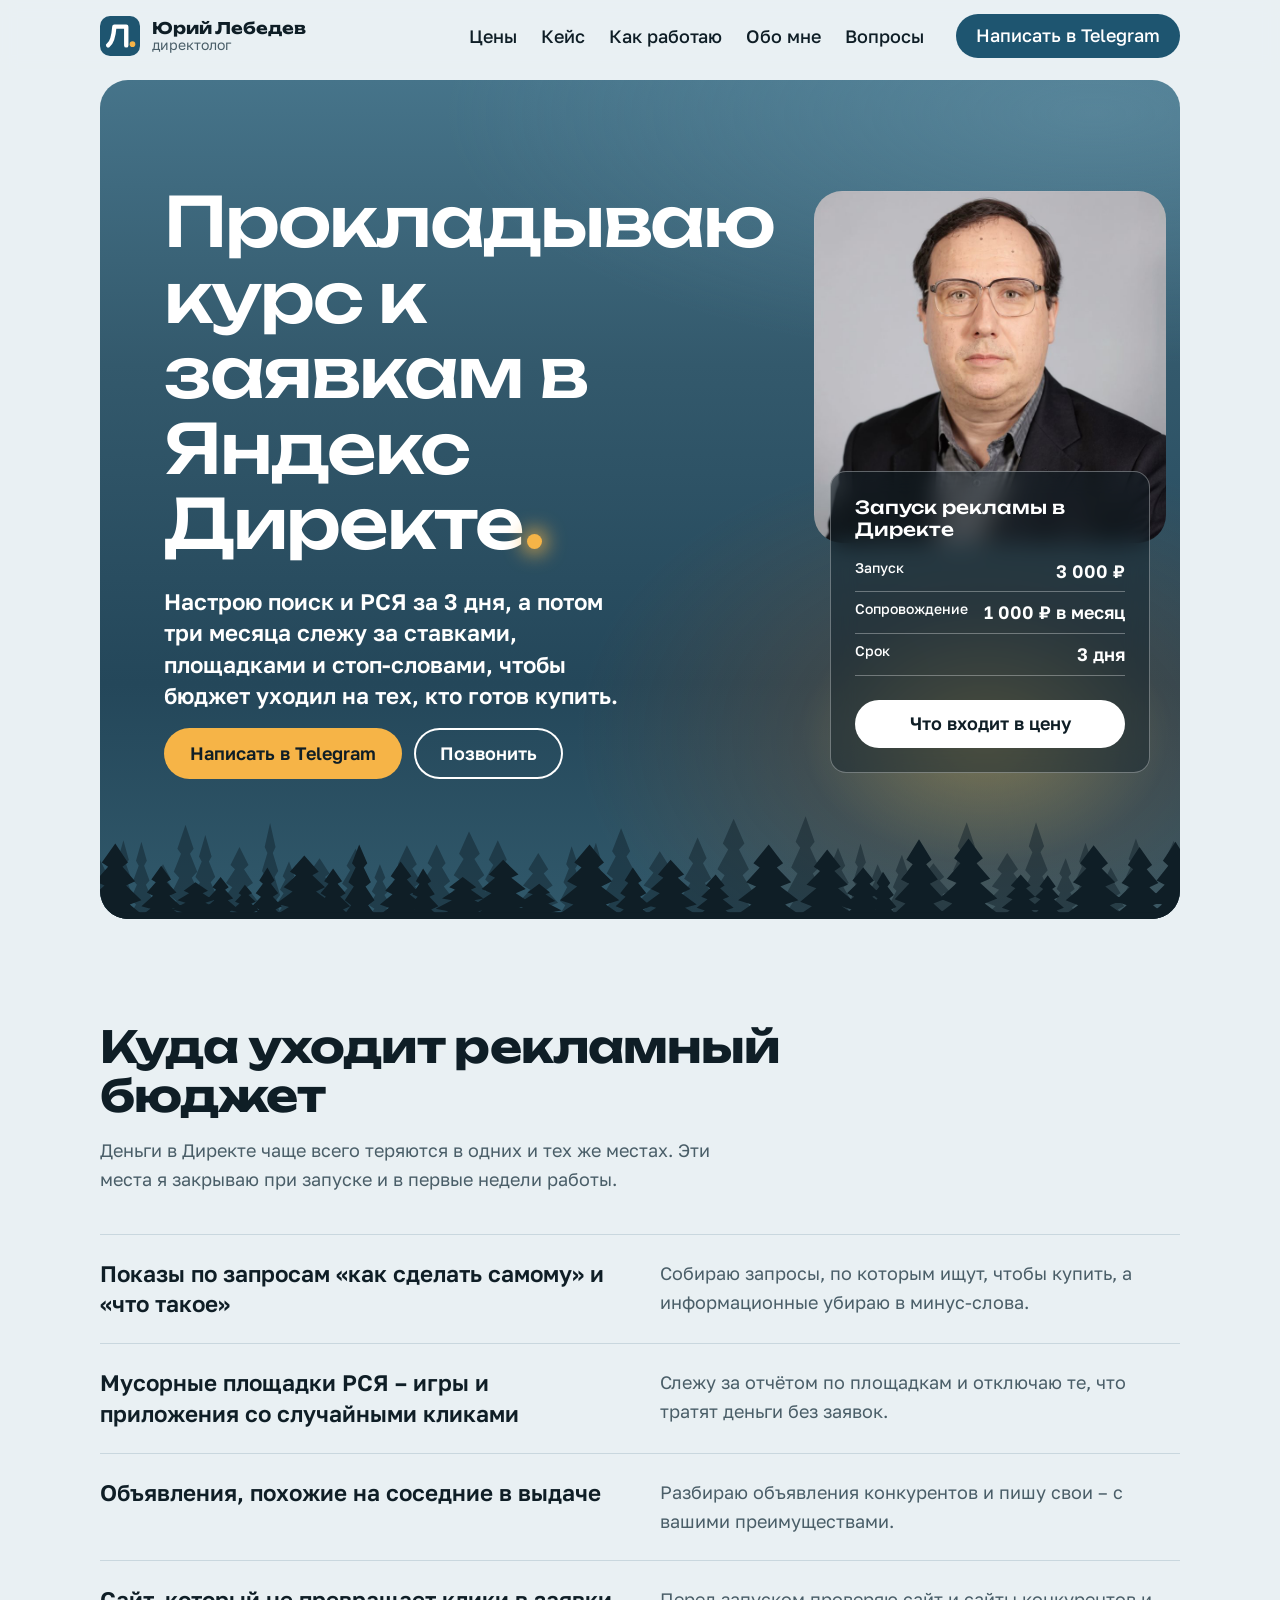
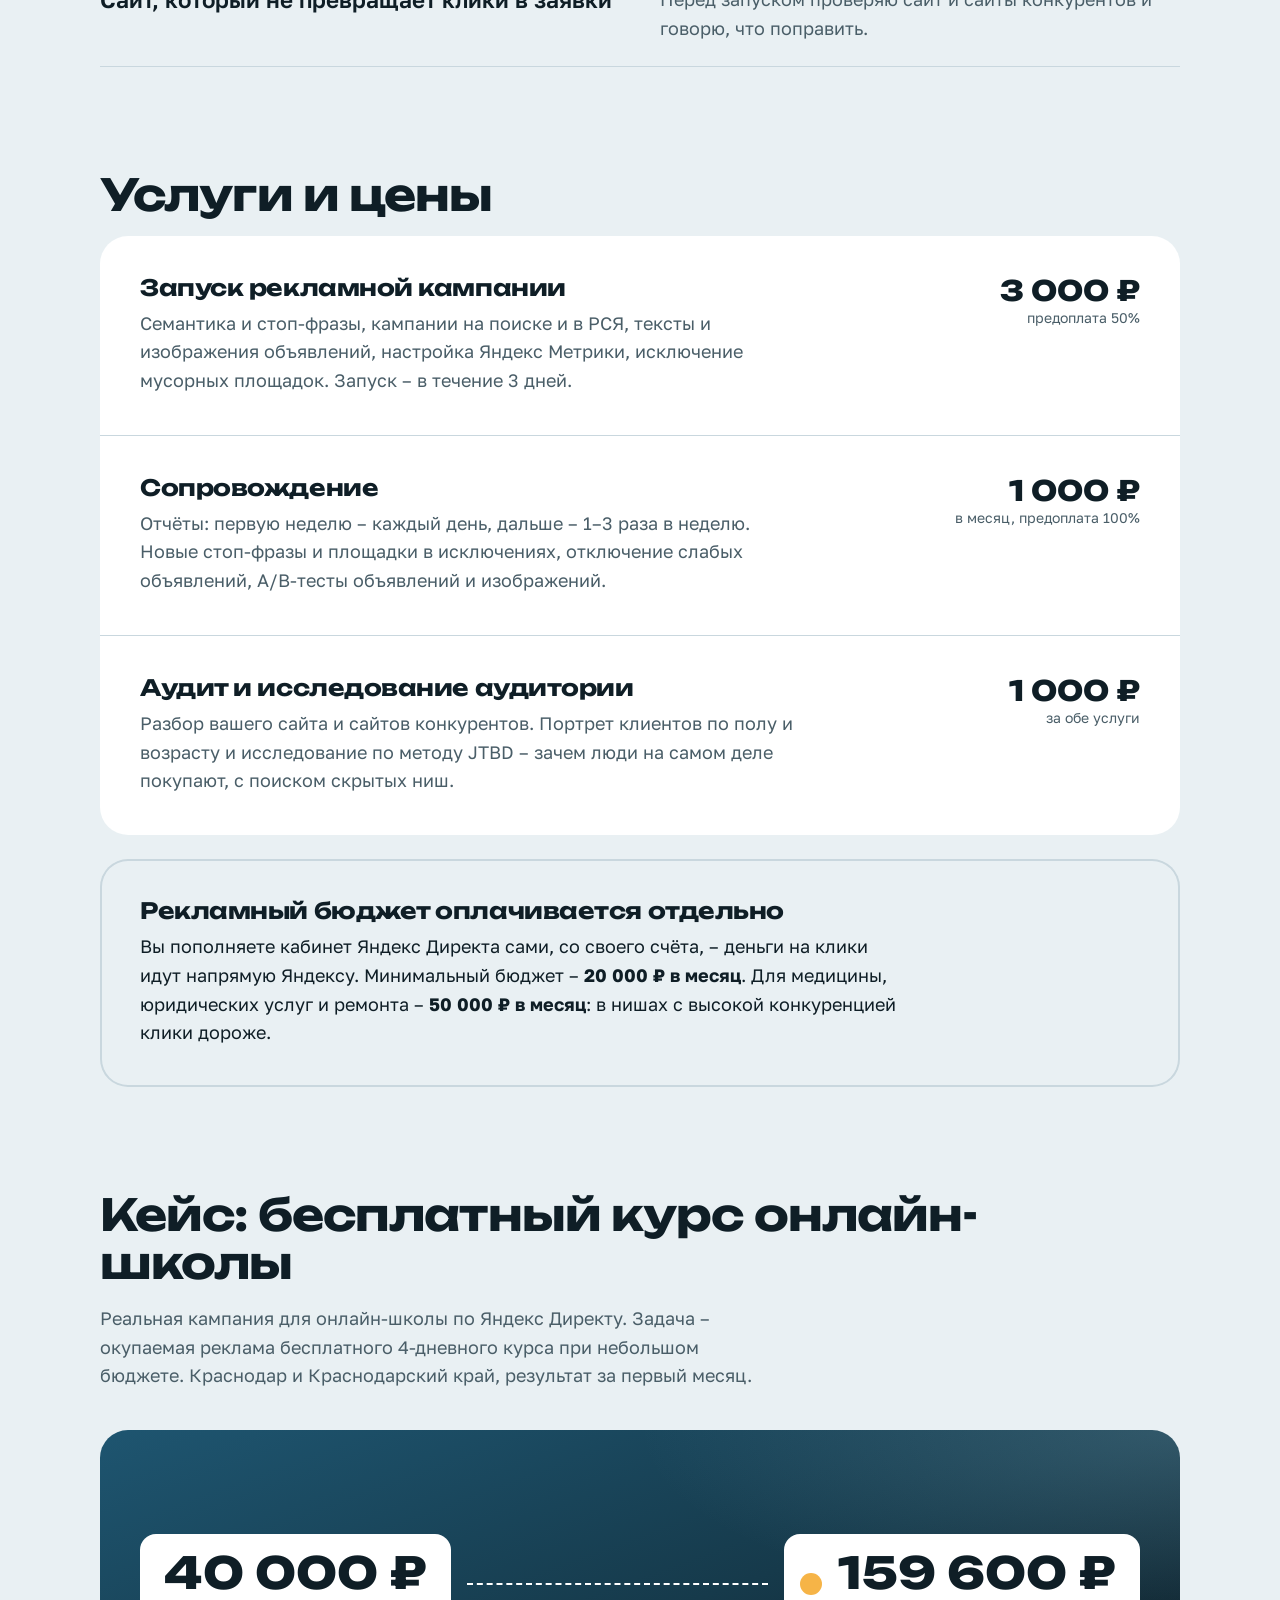
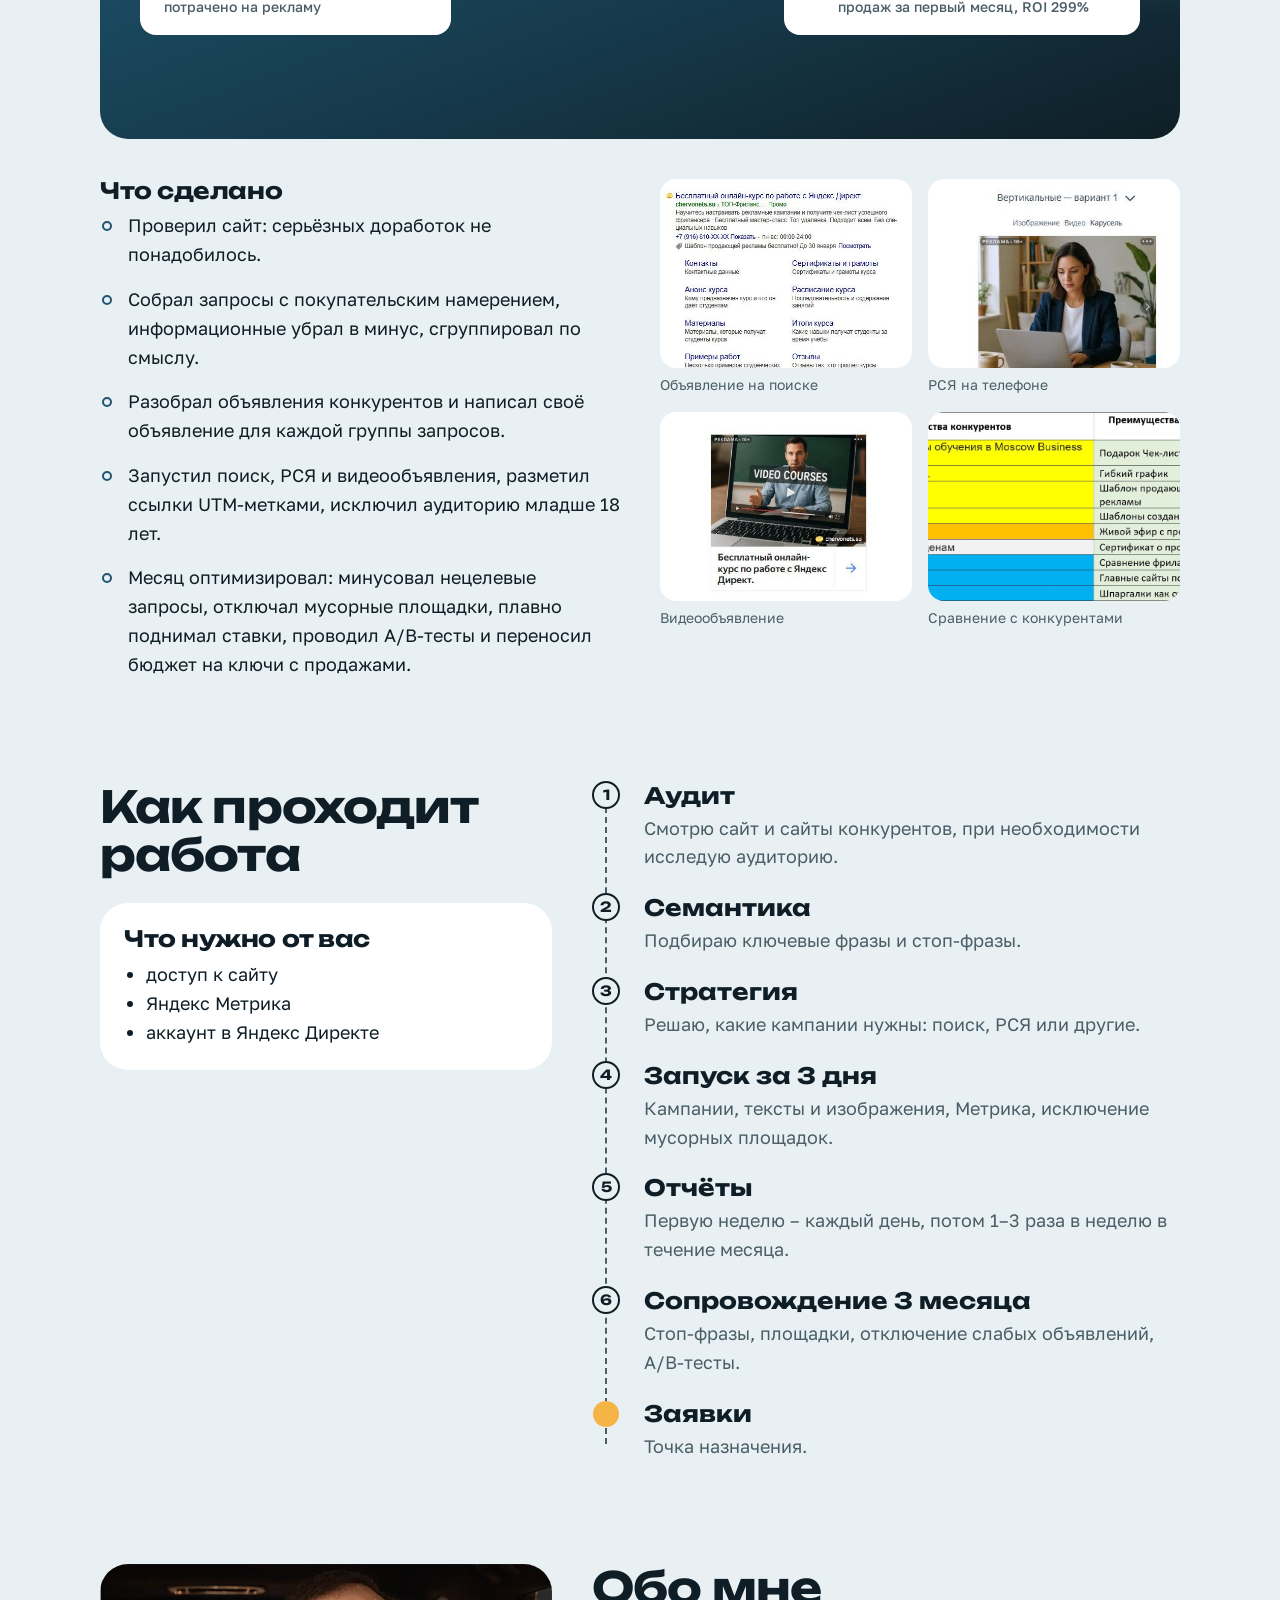
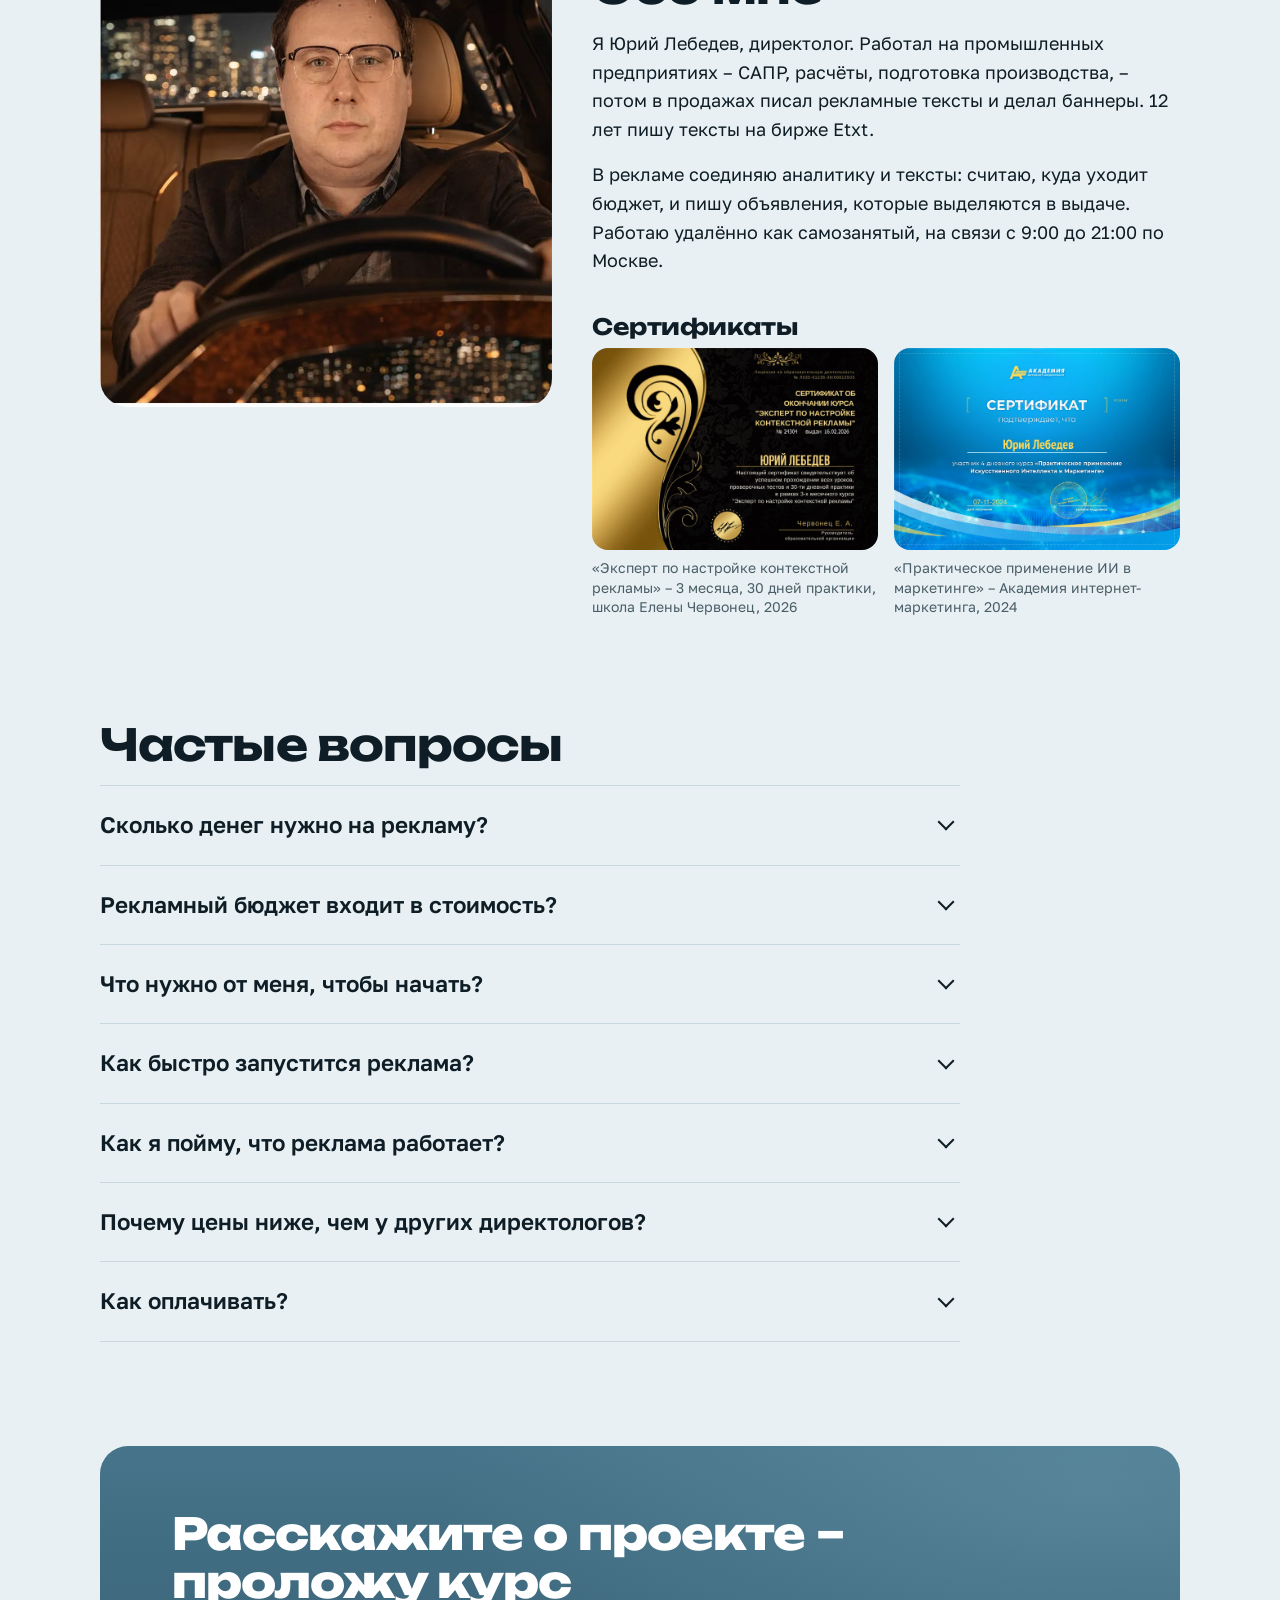
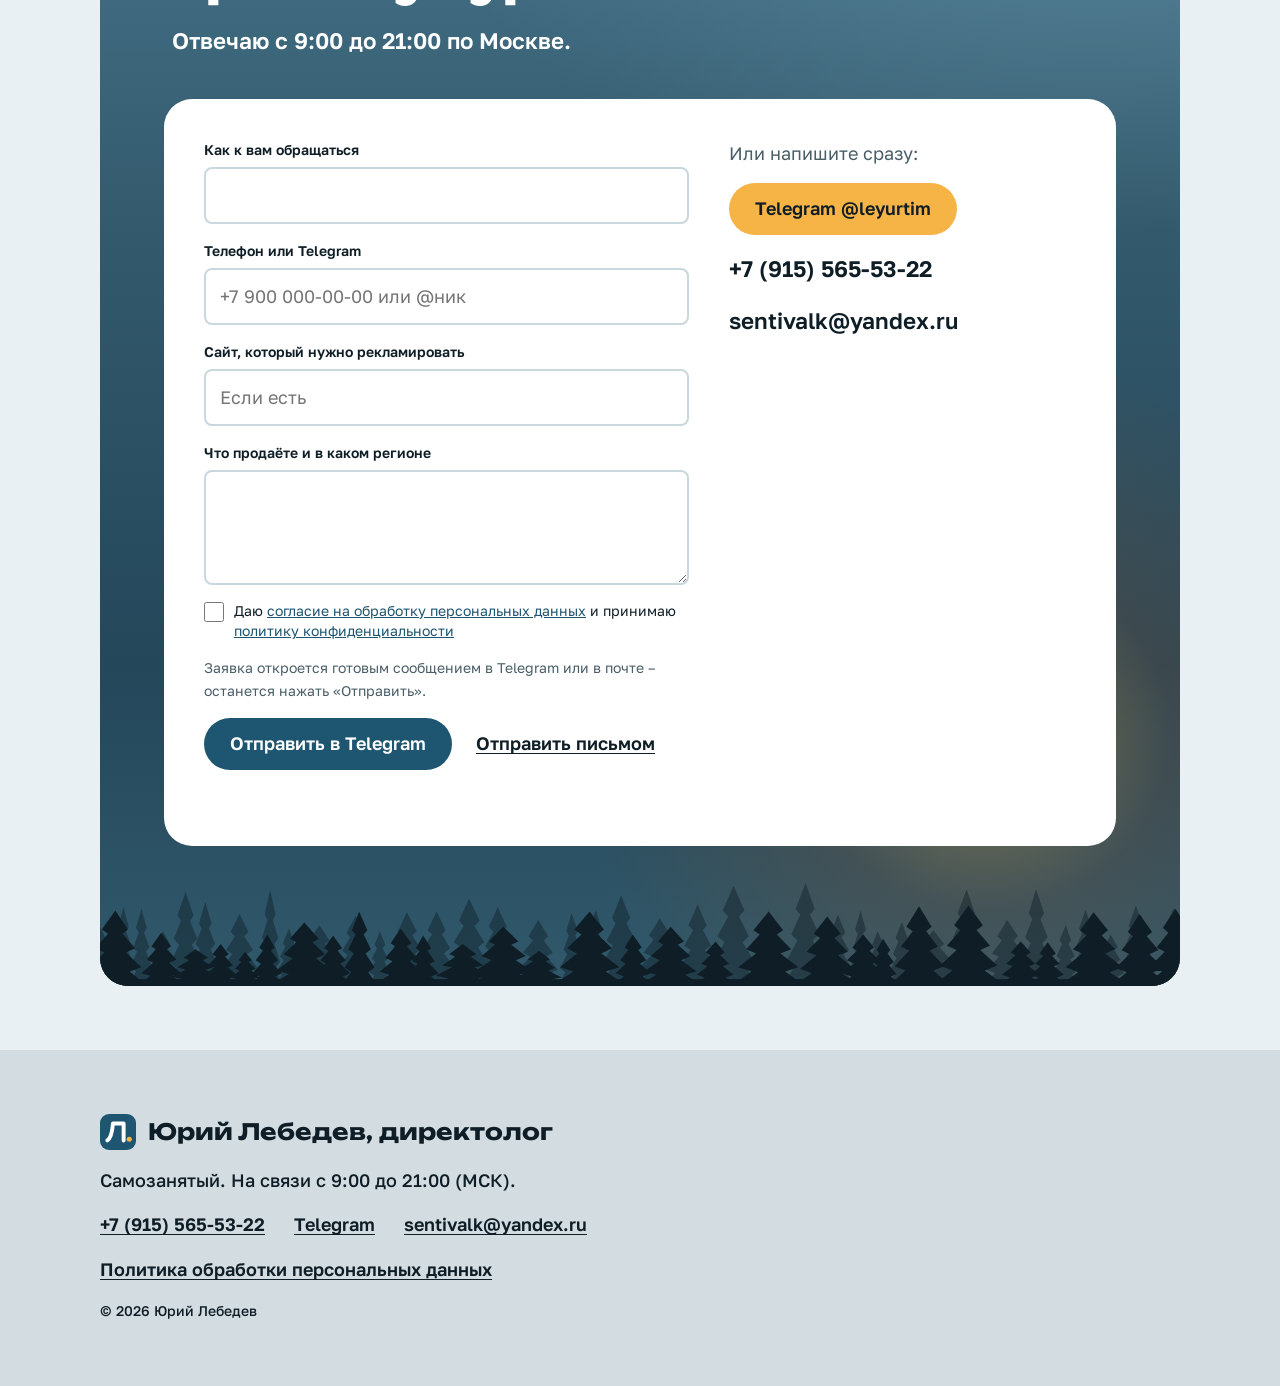
<file: index.html>
<!doctype html>
<html lang="ru">
<head>
  <meta charset="utf-8">
  <meta name="viewport" content="width=device-width, initial-scale=1">
  <title>Настройка Яндекс Директа за 3 000 ₽ – Юрий Лебедев, директолог</title>
  <meta name="description" content="Настрою рекламу в Яндекс Директе за 3 дня: аудит, семантика, поиск и РСЯ. Запуск – 3 000 ₽, сопровождение – 1 000 ₽ в месяц. Реальный кейс: 40 000 ₽ на рекламу – продажи на 159 600 ₽.">
  <meta property="og:type" content="website">
  <meta property="og:title" content="Юрий Лебедев – директолог. Прокладываю курс к заявкам в Яндекс Директе">
  <meta property="og:description" content="Запуск рекламы – 3 000 ₽ за 3 дня, сопровождение – 1 000 ₽ в месяц.">
  <meta property="og:image" content="assets/portrait.jpg">
  <meta property="og:locale" content="ru_RU">
  <link rel="icon" href="assets/favicon-tuman.svg" type="image/svg+xml">
  <link rel="stylesheet" href="css/tokens.css">
  <link rel="stylesheet" href="css/palette.css">
  <link rel="stylesheet" href="css/styles.css">
</head>
<body>
  <header class="site-header">
    <div class="wrap site-header__inner">
      <a class="brand" href="#top" aria-label="Юрий Лебедев, на главную">
        <img src="assets/logo-mark-tuman.svg" alt="" width="40" height="40">
        <span class="brand__text"><b>Юрий Лебедев</b><span>директолог</span></span>
      </a>
      <button class="menu-toggle" type="button" aria-expanded="false" aria-controls="site-nav">
        <span class="menu-toggle__bar"></span><span class="visually-hidden">Меню</span>
      </button>
      <nav class="site-nav" id="site-nav" aria-label="Разделы">
        <a href="#prices">Цены</a>
        <a href="#case">Кейс</a>
        <a href="#process">Как работаю</a>
        <a href="#about">Обо мне</a>
        <a href="#faq">Вопросы</a>
        <a class="btn btn--primary site-nav__cta" href="https://t.me/leyurtim" target="_blank" rel="noopener">Написать в Telegram</a>
      </nav>
    </div>
  </header>

  <main id="top">
    <section class="wrap hero-section" aria-labelledby="hero-title">
      <div class="hero">
        <div class="hero__text">
          <h1 class="hero__title" id="hero-title">Прокладываю курс к заявкам в Яндекс Директе<span class="hero__dot" aria-hidden="true"></span></h1>
          <p class="hero__lead">Настрою поиск и РСЯ за 3 дня, а потом три месяца слежу за ставками, площадками и стоп-словами, чтобы бюджет уходил на тех, кто готов купить.</p>
          <div class="hero__actions">
            <a class="btn btn--sun" href="https://t.me/leyurtim" target="_blank" rel="noopener">Написать в Telegram</a>
            <a class="btn btn--outline-light" href="tel:+79155655322">Позвонить</a>
          </div>
        </div>
        <div class="hero__aside">
          <figure class="hero__photo">
            <img src="assets/portrait.jpg" alt="Юрий Лебедев, директолог" width="800" height="800">
          </figure>
          <div class="glass-card">
            <p class="glass-card__title">Запуск рекламы в Директе</p>
            <dl class="glass-card__facts">
              <div><dt>Запуск</dt><dd>3 000 ₽</dd></div>
              <div><dt>Сопровождение</dt><dd>1 000 ₽ в месяц</dd></div>
              <div><dt>Срок</dt><dd>3 дня</dd></div>
            </dl>
            <a class="btn btn--glass" href="#prices">Что входит в цену</a>
          </div>
        </div>
        <svg class="pines" viewBox="0 0 1200 140" preserveAspectRatio="none" aria-hidden="true" focusable="false"><path class="pines__back" d="M-20 140 L-9 127 L-16 123 L-7 110 L-12 105 L-5 92 L-8 88 L-0 71 L8 88 L4 92 L12 105 L6 110 L16 123 L8 127 L20 140 Z M11 140 L19 122 L14 117 L21 99 L17 94 L23 76 L20 71 L26 48 L32 71 L29 76 L35 94 L31 99 L38 117 L33 122 L41 140 Z M31 140 L40 123 L34 117 L41 100 L37 95 L43 78 L40 72 L46 50 L52 72 L49 78 L55 95 L51 100 L58 117 L53 123 L61 140 Z M48 140 L60 128 L52 124 L63 112 L57 108 L65 96 L61 92 L70 76 L78 92 L75 96 L83 108 L77 112 L87 124 L79 128 L92 140 Z M73 140 L85 119 L78 113 L88 92 L82 85 L90 64 L86 58 L95 30 L104 58 L100 64 L108 85 L102 92 L112 113 L104 119 L117 140 Z M99 140 L109 121 L103 116 L111 97 L106 91 L113 73 L110 67 L117 42 L124 67 L121 73 L128 91 L123 97 L131 116 L125 121 L135 140 Z M131 140 L144 124 L135 119 L147 103 L140 98 L150 82 L145 77 L155 56 L165 77 L160 82 L170 98 L163 103 L175 119 L166 124 L179 140 Z M174 140 L182 119 L177 112 L184 91 L180 84 L186 63 L183 56 L189 28 L195 56 L192 63 L198 84 L194 91 L200 112 L195 119 L203 140 Z M193 140 L202 127 L196 123 L204 110 L200 106 L206 94 L203 90 L210 73 L216 90 L213 94 L220 106 L215 110 L223 123 L217 127 L226 140 Z M215 140 L231 127 L221 122 L234 109 L226 105 L237 91 L232 87 L244 69 L255 87 L250 91 L261 105 L253 109 L267 122 L256 127 L272 140 Z M258 140 L273 124 L263 119 L275 104 L269 99 L278 83 L274 78 L284 58 L294 78 L289 83 L299 99 L292 104 L304 119 L295 124 L309 140 Z M296 140 L305 128 L299 124 L306 112 L302 108 L308 96 L305 92 L311 76 L317 92 L314 96 L320 108 L316 112 L323 124 L318 128 L326 140 Z M315 140 L330 124 L320 119 L332 102 L325 97 L335 81 L331 76 L341 54 L352 76 L347 81 L357 97 L350 102 L362 119 L353 124 L367 140 Z M350 140 L363 123 L354 118 L366 102 L359 96 L369 80 L364 75 L374 53 L384 75 L380 80 L389 96 L382 102 L394 118 L385 123 L399 140 Z M382 140 L398 121 L387 115 L401 95 L393 89 L404 70 L399 64 L410 38 L422 64 L416 70 L427 89 L420 95 L433 115 L423 121 L439 140 Z M418 140 L431 123 L423 117 L434 100 L428 94 L437 77 L432 71 L442 48 L452 71 L448 77 L457 94 L450 100 L462 117 L453 123 L467 140 Z M460 140 L475 125 L465 121 L478 106 L470 101 L481 87 L476 82 L487 63 L498 82 L493 87 L503 101 L496 106 L509 121 L499 125 L514 140 Z M508 140 L517 124 L511 119 L519 103 L515 97 L521 81 L518 76 L524 55 L531 76 L528 81 L534 97 L529 103 L537 119 L531 124 L540 140 Z M534 140 L544 123 L538 118 L545 101 L541 95 L547 78 L544 73 L551 51 L557 73 L554 78 L561 95 L556 101 L564 118 L558 123 L567 140 Z M553 140 L568 120 L558 114 L570 93 L563 87 L573 67 L569 61 L579 34 L589 61 L585 67 L595 87 L588 93 L600 114 L591 120 L605 140 Z M592 140 L609 125 L598 120 L612 105 L604 101 L615 86 L610 81 L622 61 L634 81 L629 86 L640 101 L632 105 L646 120 L635 125 L652 140 Z M640 140 L653 122 L645 116 L656 98 L649 93 L659 75 L654 69 L664 45 L674 69 L670 75 L679 93 L672 98 L684 116 L675 122 L689 140 Z M675 140 L691 118 L681 111 L694 89 L686 82 L698 59 L692 52 L704 23 L716 52 L710 59 L721 82 L714 89 L727 111 L717 118 L733 140 Z M717 140 L731 128 L722 124 L734 112 L727 108 L737 96 L732 92 L743 76 L753 92 L748 96 L758 108 L751 112 L763 124 L754 128 L769 140 Z M758 140 L772 117 L763 110 L775 87 L768 80 L778 57 L773 50 L784 20 L794 50 L789 57 L799 80 L792 87 L804 110 L795 117 L809 140 Z M801 140 L812 124 L805 119 L814 103 L809 98 L816 83 L812 78 L820 57 L828 78 L824 83 L832 98 L826 103 L835 119 L828 124 L839 140 Z M831 140 L839 123 L834 118 L840 101 L837 96 L842 79 L839 74 L845 52 L851 74 L848 79 L854 96 L850 101 L856 118 L851 123 L859 140 Z M848 140 L857 128 L851 124 L859 112 L855 108 L861 96 L858 92 L864 76 L871 92 L868 96 L874 108 L869 112 L877 124 L871 128 L880 140 Z M874 140 L883 126 L878 121 L885 107 L881 103 L887 88 L884 84 L891 65 L897 84 L894 88 L900 103 L896 107 L903 121 L898 126 L907 140 Z M897 140 L913 128 L903 124 L917 111 L908 108 L920 95 L914 91 L926 75 L938 91 L933 95 L944 108 L936 111 L950 124 L940 128 L956 140 Z M939 140 L952 119 L944 112 L955 90 L948 83 L957 62 L953 55 L963 27 L972 55 L968 62 L977 83 L971 90 L982 112 L973 119 L987 140 Z M979 140 L995 125 L985 121 L999 106 L991 102 L1002 87 L997 82 L1008 63 L1020 82 L1015 87 L1026 102 L1018 106 L1032 121 L1022 125 L1038 140 Z M1020 140 L1031 119 L1024 112 L1034 90 L1028 83 L1036 62 L1032 55 L1040 27 L1049 55 L1045 62 L1053 83 L1047 90 L1057 112 L1049 119 L1061 140 Z M1056 140 L1065 127 L1060 122 L1067 109 L1063 105 L1069 91 L1066 87 L1073 69 L1079 87 L1076 91 L1083 105 L1078 109 L1086 122 L1080 127 L1089 140 Z M1077 140 L1087 123 L1081 118 L1089 101 L1084 95 L1091 79 L1088 73 L1095 51 L1102 73 L1099 79 L1106 95 L1101 101 L1110 118 L1103 123 L1113 140 Z M1104 140 L1115 129 L1108 125 L1117 113 L1112 110 L1119 98 L1116 95 L1123 80 L1131 95 L1127 98 L1134 110 L1129 113 L1138 125 L1131 129 L1142 140 Z M1130 140 L1142 122 L1135 117 L1144 99 L1139 93 L1147 75 L1143 70 L1151 46 L1159 70 L1156 75 L1163 93 L1158 99 L1168 117 L1160 122 L1172 140 Z M1167 140 L1182 123 L1172 117 L1185 100 L1177 95 L1188 77 L1183 72 L1193 49 L1204 72 L1199 77 L1209 95 L1202 100 L1215 117 L1205 123 L1220 140 Z M1207 140 L1222 128 L1213 124 L1225 112 L1218 108 L1228 96 L1223 93 L1234 77 L1244 93 L1239 96 L1249 108 L1242 112 L1255 124 L1245 128 L1260 140 Z"/><path class="pines__front" d="M-20 140 L1 123 L-13 118 L5 101 L-5 96 L9 79 L2 74 L17 52 L31 74 L25 79 L39 96 L29 101 L46 118 L33 123 L53 140 Z M41 140 L56 128 L46 125 L59 113 L52 109 L62 97 L57 94 L68 78 L79 94 L74 97 L85 109 L77 113 L90 125 L80 128 L96 140 Z M73 140 L92 132 L80 129 L95 121 L86 118 L99 110 L93 107 L106 97 L120 107 L114 110 L126 118 L117 121 L133 129 L121 132 L139 140 Z M111 140 L124 131 L116 128 L127 118 L120 116 L129 106 L125 103 L134 91 L143 103 L139 106 L148 116 L142 118 L153 128 L144 131 L157 140 Z M142 140 L153 132 L146 130 L155 122 L150 120 L157 112 L154 110 L161 100 L169 110 L165 112 L173 120 L168 122 L177 130 L170 132 L180 140 Z M165 140 L177 129 L169 125 L179 114 L173 110 L181 99 L177 95 L186 80 L194 95 L190 99 L198 110 L192 114 L202 125 L195 129 L206 140 Z M188 140 L210 126 L196 122 L214 108 L204 103 L218 89 L211 85 L227 66 L243 85 L236 89 L250 103 L240 108 L258 122 L244 126 L266 140 Z M235 140 L248 129 L240 125 L251 114 L245 110 L254 99 L249 96 L259 81 L269 96 L264 99 L273 110 L267 114 L278 125 L270 129 L283 140 Z M268 140 L279 124 L272 118 L282 102 L276 97 L284 80 L280 75 L288 53 L297 75 L293 80 L301 97 L295 102 L305 118 L298 124 L309 140 Z M305 140 L321 127 L311 123 L325 111 L317 107 L328 94 L323 90 L334 73 L346 90 L341 94 L352 107 L344 111 L358 123 L347 127 L364 140 Z M339 140 L350 129 L343 125 L353 114 L347 111 L355 99 L351 96 L359 81 L368 96 L364 99 L372 111 L366 114 L376 125 L368 129 L380 140 Z M365 140 L387 131 L373 128 L391 118 L380 116 L395 106 L388 103 L403 91 L418 103 L412 106 L426 116 L416 118 L434 128 L420 131 L441 140 Z M408 140 L430 127 L416 123 L435 110 L424 105 L439 92 L432 88 L448 71 L465 88 L457 92 L473 105 L462 110 L481 123 L466 127 L489 140 Z M457 140 L474 132 L463 130 L477 122 L469 119 L481 111 L475 109 L488 99 L500 109 L495 111 L506 119 L498 122 L513 130 L501 132 L519 140 Z M502 140 L526 123 L511 118 L530 102 L519 96 L535 80 L527 74 L544 53 L560 74 L553 80 L569 96 L557 102 L577 118 L562 123 L585 140 Z M568 140 L582 129 L573 125 L584 114 L578 110 L587 98 L583 95 L592 80 L602 95 L598 98 L607 110 L600 114 L612 125 L603 129 L617 140 Z M598 140 L618 127 L605 123 L622 110 L612 105 L626 92 L620 88 L634 71 L649 88 L642 92 L656 105 L646 110 L663 123 L650 127 L671 140 Z M658 140 L672 130 L663 127 L675 117 L668 114 L678 104 L673 101 L684 88 L694 101 L689 104 L699 114 L692 117 L704 127 L695 130 L710 140 Z M701 140 L724 123 L709 118 L729 102 L718 97 L733 80 L726 75 L743 53 L759 75 L752 80 L768 97 L756 102 L776 118 L761 123 L784 140 Z M770 140 L791 125 L778 120 L796 104 L785 100 L800 84 L793 79 L808 59 L823 79 L816 84 L831 100 L820 104 L838 120 L824 125 L846 140 Z M818 140 L835 129 L824 125 L838 114 L830 110 L841 99 L836 95 L848 80 L860 95 L855 99 L866 110 L858 114 L872 125 L861 129 L879 140 Z M852 140 L862 129 L855 126 L864 116 L859 112 L866 102 L863 98 L870 85 L878 98 L875 102 L882 112 L877 116 L885 126 L879 129 L889 140 Z M876 140 L895 122 L883 117 L899 99 L890 94 L903 76 L896 71 L910 47 L924 71 L918 76 L931 94 L922 99 L938 117 L926 122 L945 140 Z M925 140 L947 122 L933 116 L952 98 L941 93 L956 75 L949 69 L965 46 L981 69 L974 75 L989 93 L978 98 L997 116 L983 122 L1006 140 Z M996 140 L1011 130 L1002 127 L1014 117 L1007 114 L1017 104 L1012 101 L1023 88 L1034 101 L1029 104 L1039 114 L1032 117 L1044 127 L1035 130 L1050 140 Z M1030 140 L1043 130 L1034 127 L1045 117 L1039 114 L1048 105 L1044 102 L1053 89 L1062 102 L1058 105 L1066 114 L1060 117 L1071 127 L1063 130 L1075 140 Z M1065 140 L1087 124 L1073 118 L1091 102 L1081 97 L1096 81 L1089 75 L1104 54 L1120 75 L1113 81 L1128 97 L1117 102 L1136 118 L1122 124 L1144 140 Z M1122 140 L1141 124 L1128 119 L1144 103 L1135 98 L1148 82 L1142 77 L1155 56 L1169 77 L1163 82 L1176 98 L1166 103 L1182 119 L1170 124 L1189 140 Z M1161 140 L1180 123 L1167 117 L1183 100 L1174 95 L1187 78 L1181 72 L1195 50 L1208 72 L1202 78 L1215 95 L1206 100 L1222 117 L1209 123 L1228 140 Z M1216 140 L1237 127 L1224 123 L1241 111 L1231 107 L1245 94 L1238 90 L1252 74 L1267 90 L1260 94 L1274 107 L1264 111 L1281 123 L1268 127 L1288 140 Z"/><rect class="pines__ground" y="132" width="1200" height="8"/></svg>
      </div>
    </section>

    <section class="wrap section" aria-labelledby="leaks-title">
      <h2 class="section__title" id="leaks-title">Куда уходит рекламный бюджет</h2>
      <p class="section__lead">Деньги в Директе чаще всего теряются в одних и тех же местах. Эти места я закрываю при запуске и в первые недели работы.</p>
      <dl class="leaks">
        <div class="leaks__row">
          <dt>Показы по запросам «как сделать самому» и «что такое»</dt>
          <dd>Собираю запросы, по которым ищут, чтобы купить, а информационные убираю в минус-слова.</dd>
        </div>
        <div class="leaks__row">
          <dt>Мусорные площадки РСЯ – игры и приложения со случайными кликами</dt>
          <dd>Слежу за отчётом по площадкам и отключаю те, что тратят деньги без заявок.</dd>
        </div>
        <div class="leaks__row">
          <dt>Объявления, похожие на соседние в выдаче</dt>
          <dd>Разбираю объявления конкурентов и пишу свои – с вашими преимуществами.</dd>
        </div>
        <div class="leaks__row">
          <dt>Сайт, который не превращает клики в заявки</dt>
          <dd>Перед запуском проверяю сайт и сайты конкурентов и говорю, что поправить.</dd>
        </div>
      </dl>
    </section>

    <section class="wrap section" id="prices" aria-labelledby="prices-title">
      <h2 class="section__title" id="prices-title">Услуги и цены</h2>
      <ul class="prices">
        <li class="prices__item">
          <div class="prices__info">
            <h3>Запуск рекламной кампании</h3>
            <p>Семантика и стоп-фразы, кампании на поиске и в РСЯ, тексты и изображения объявлений, настройка Яндекс Метрики, исключение мусорных площадок. Запуск – в течение 3 дней.</p>
          </div>
          <p class="prices__cost"><b>3 000 ₽</b><span>предоплата 50%</span></p>
        </li>
        <li class="prices__item">
          <div class="prices__info">
            <h3>Сопровождение</h3>
            <p>Отчёты: первую неделю – каждый день, дальше – 1–3 раза в неделю. Новые стоп-фразы и площадки в исключениях, отключение слабых объявлений, A/B-тесты объявлений и изображений.</p>
          </div>
          <p class="prices__cost"><b>1 000 ₽</b><span>в месяц, предоплата 100%</span></p>
        </li>
        <li class="prices__item">
          <div class="prices__info">
            <h3>Аудит и исследование аудитории</h3>
            <p>Разбор вашего сайта и сайтов конкурентов. Портрет клиентов по полу и возрасту и исследование по методу JTBD – зачем люди на самом деле покупают, с поиском скрытых ниш.</p>
          </div>
          <p class="prices__cost"><b>1 000 ₽</b><span>за обе услуги</span></p>
        </li>
      </ul>
      <div class="budget-note">
        <h3>Рекламный бюджет оплачивается отдельно</h3>
        <p>Вы пополняете кабинет Яндекс Директа сами, со своего счёта, – деньги на клики идут напрямую Яндексу. Минимальный бюджет – <b>20 000 ₽ в месяц</b>. Для медицины, юридических услуг и ремонта – <b>50 000 ₽ в месяц</b>: в нишах с высокой конкуренцией клики дороже.</p>
      </div>
    </section>

    <section class="wrap section" id="case" aria-labelledby="case-title">
      <h2 class="section__title" id="case-title">Кейс: бесплатный курс онлайн-школы</h2>
      <p class="section__lead">Реальная кампания для онлайн-школы по Яндекс Директу. Задача – окупаемая реклама бесплатного 4-дневного курса при небольшом бюджете. Краснодар и Краснодарский край, результат за первый месяц.</p>

      <div class="route" role="img" aria-label="Маршрут кампании: 40 000 рублей на рекламу привели к продажам на 159 600 рублей за первый месяц, ROI 299 процентов">
        <p class="route__point route__point--start"><b>40 000 ₽</b><span>потрачено на рекламу</span></p>
        <span class="route__line" aria-hidden="true"></span>
        <p class="route__point route__point--goal"><span class="route__dot" aria-hidden="true"></span><b>159 600 ₽</b><span>продаж за первый месяц, ROI 299%</span></p>
      </div>

      <div class="case-body">
        <div class="case-body__done">
          <h3>Что сделано</h3>
          <ul class="ticks">
            <li>Проверил сайт: серьёзных доработок не понадобилось.</li>
            <li>Собрал запросы с покупательским намерением, информационные убрал в минус, сгруппировал по смыслу.</li>
            <li>Разобрал объявления конкурентов и написал своё объявление для каждой группы запросов.</li>
            <li>Запустил поиск, РСЯ и видеообъявления, разметил ссылки UTM-метками, исключил аудиторию младше 18 лет.</li>
            <li>Месяц оптимизировал: минусовал нецелевые запросы, отключал мусорные площадки, плавно поднимал ставки, проводил A/B-тесты и переносил бюджет на ключи с продажами.</li>
          </ul>
        </div>
        <div class="case-gallery">
          <a href="assets/case/05-ad-search.jpg" target="_blank" rel="noopener"><img src="assets/case/05-ad-search.jpg" alt="Объявление на поиске Яндекса" loading="lazy" width="496" height="398"><span>Объявление на поиске</span></a>
          <a href="assets/case/07-ad-rsya-mobile.jpg" target="_blank" rel="noopener"><img src="assets/case/07-ad-rsya-mobile.jpg" alt="Объявление в РСЯ на телефоне" loading="lazy" width="380" height="748"><span>РСЯ на телефоне</span></a>
          <a href="assets/case/06-ad-video.jpg" target="_blank" rel="noopener"><img src="assets/case/06-ad-video.jpg" alt="Видеообъявление" loading="lazy" width="435" height="350"><span>Видеообъявление</span></a>
          <a href="assets/case/03-competitors.jpg" target="_blank" rel="noopener"><img src="assets/case/03-competitors.jpg" alt="Таблица сравнения с конкурентами" loading="lazy" width="1395" height="506"><span>Сравнение с конкурентами</span></a>
        </div>
      </div>
    </section>

    <section class="wrap section process" id="process" aria-labelledby="process-title">
      <div class="process__intro">
        <h2 class="section__title" id="process-title">Как проходит работа</h2>
        <div class="needs">
          <h3>Что нужно от вас</h3>
          <ul>
            <li>доступ к сайту</li>
            <li>Яндекс Метрика</li>
            <li>аккаунт в Яндекс Директе</li>
          </ul>
        </div>
      </div>
      <ol class="course">
        <li><b>Аудит</b><span>Смотрю сайт и сайты конкурентов, при необходимости исследую аудиторию.</span></li>
        <li><b>Семантика</b><span>Подбираю ключевые фразы и стоп-фразы.</span></li>
        <li><b>Стратегия</b><span>Решаю, какие кампании нужны: поиск, РСЯ или другие.</span></li>
        <li><b>Запуск за 3 дня</b><span>Кампании, тексты и изображения, Метрика, исключение мусорных площадок.</span></li>
        <li><b>Отчёты</b><span>Первую неделю – каждый день, потом 1–3 раза в неделю в течение месяца.</span></li>
        <li><b>Сопровождение 3 месяца</b><span>Стоп-фразы, площадки, отключение слабых объявлений, A/B-тесты.</span></li>
        <li class="course__goal"><b>Заявки</b><span>Точка назначения.</span></li>
      </ol>
    </section>

    <section class="wrap section about" id="about" aria-labelledby="about-title">
      <figure class="about__photo">
        <img src="assets/portrait-car.jpg" alt="Юрий Лебедев за рулём" loading="lazy" width="900" height="881">
      </figure>
      <div class="about__text">
        <h2 class="section__title" id="about-title">Обо мне</h2>
        <p>Я Юрий Лебедев, директолог. Работал на промышленных предприятиях – САПР, расчёты, подготовка производства, – потом в продажах писал рекламные тексты и делал баннеры. 12 лет пишу тексты на бирже Etxt.</p>
        <p>В рекламе соединяю аналитику и тексты: считаю, куда уходит бюджет, и пишу объявления, которые выделяются в выдаче. Работаю удалённо как самозанятый, на связи с 9:00 до 21:00 по Москве.</p>
        <h3>Сертификаты</h3>
        <div class="certs">
          <a href="assets/cert/ekspert-kontekst-chervonets.jpg" target="_blank" rel="noopener"><img src="assets/cert/ekspert-kontekst-chervonets.jpg" alt="Сертификат «Эксперт по настройке контекстной рекламы»" loading="lazy" width="1400" height="990"><span>«Эксперт по настройке контекстной рекламы» – 3 месяца, 30 дней практики, школа Елены Червонец, 2026</span></a>
          <a href="assets/cert/ii-v-marketinge.jpg" target="_blank" rel="noopener"><img src="assets/cert/ii-v-marketinge.jpg" alt="Сертификат «Практическое применение искусственного интеллекта в маркетинге»" loading="lazy" width="1400" height="990"><span>«Практическое применение ИИ в маркетинге» – Академия интернет-маркетинга, 2024</span></a>
        </div>
      </div>
    </section>

    <section class="wrap section" id="faq" aria-labelledby="faq-title">
      <h2 class="section__title" id="faq-title">Частые вопросы</h2>
      <div class="faq">
        <details>
          <summary>Сколько денег нужно на рекламу?</summary>
          <p>Минимум 20 000 ₽ в месяц. Для медицины, юридических услуг и ремонта – от 50 000 ₽ в месяц: там высокая конкуренция и дорогие клики. Точнее посчитаю после аудита – по вашей нише и региону.</p>
        </details>
        <details>
          <summary>Рекламный бюджет входит в стоимость?</summary>
          <p>Нет. 3 000 ₽ и 1 000 ₽ – это оплата моей работы. Деньги на клики вы вносите в кабинет Яндекс Директа сами, со своего счёта.</p>
        </details>
        <details>
          <summary>Что нужно от меня, чтобы начать?</summary>
          <p>Доступ к сайту, Яндекс Метрика и аккаунт в Яндекс Директе.</p>
        </details>
        <details>
          <summary>Как быстро запустится реклама?</summary>
          <p>В течение 3 дней после того, как я получу доступы.</p>
        </details>
        <details>
          <summary>Как я пойму, что реклама работает?</summary>
          <p>Первую неделю присылаю отчёт каждый день, дальше – 1–3 раза в неделю в течение месяца. По отчётам Директа видно, какие запросы и площадки приносят заявки, а какие только тратят бюджет.</p>
        </details>
        <details>
          <summary>Почему цены ниже, чем у других директологов?</summary>
          <p>Сейчас я расширяю портфолио и беру проекты по стартовой цене. Когда кейсов и отзывов станет больше, цены вырастут.</p>
        </details>
        <details>
          <summary>Как оплачивать?</summary>
          <p>Запуск – предоплата 50%. Сопровождение – предоплата 100% за месяц. Аудит и исследование аудитории – 1 000 ₽.</p>
        </details>
      </div>
    </section>

    <section class="wrap section-cta" id="contact" aria-labelledby="contact-title">
      <div class="cta">
        <div class="cta__head">
          <h2 class="cta__title" id="contact-title">Расскажите о проекте – проложу курс</h2>
          <p class="cta__lead">Отвечаю с 9:00 до 21:00 по Москве.</p>
        </div>
        <div class="cta__card">
          <form class="lead-form" id="lead-form" novalidate>
            <div class="field">
              <label for="f-name">Как к вам обращаться</label>
              <input id="f-name" name="name" type="text" autocomplete="name" required>
            </div>
            <div class="field">
              <label for="f-contact">Телефон или Telegram</label>
              <input id="f-contact" name="contact" type="text" autocomplete="tel" required placeholder="+7 900 000-00-00 или @ник">
            </div>
            <div class="field">
              <label for="f-site">Сайт, который нужно рекламировать</label>
              <input id="f-site" name="site" type="text" inputmode="url" placeholder="Если есть">
            </div>
            <div class="field">
              <label for="f-task">Что продаёте и в каком регионе</label>
              <textarea id="f-task" name="task" rows="3"></textarea>
            </div>
            <label class="consent">
              <input type="checkbox" name="consent" value="да" required>
              <span>Даю <a href="politika.html#soglasie" target="_blank">согласие на обработку персональных данных</a> и принимаю <a href="politika.html" target="_blank">политику конфиденциальности</a></span>
            </label>
            <p class="lead-form__hint">Заявка откроется готовым сообщением в Telegram или в почте – останется нажать «Отправить».</p>
            <div class="lead-form__actions">
              <button class="btn btn--primary" type="submit" name="via" value="tg">Отправить в Telegram</button>
              <button class="lead-form__alt" type="submit" name="via" value="mail">Отправить письмом</button>
            </div>
            <p class="lead-form__status" role="status" aria-live="polite"></p>
          </form>
          <div class="contacts">
            <p>Или напишите сразу:</p>
            <a class="btn btn--sun" href="https://t.me/leyurtim" target="_blank" rel="noopener">Telegram @leyurtim</a>
            <a class="contacts__link" href="tel:+79155655322">+7 (915) 565-53-22</a>
            <a class="contacts__link" href="mailto:sentivalk@yandex.ru">sentivalk@yandex.ru</a>
          </div>
        </div>
        <svg class="pines" viewBox="0 0 1200 140" preserveAspectRatio="none" aria-hidden="true" focusable="false"><path class="pines__back" d="M-20 140 L-9 127 L-16 123 L-7 110 L-12 105 L-5 92 L-8 88 L-0 71 L8 88 L4 92 L12 105 L6 110 L16 123 L8 127 L20 140 Z M11 140 L19 122 L14 117 L21 99 L17 94 L23 76 L20 71 L26 48 L32 71 L29 76 L35 94 L31 99 L38 117 L33 122 L41 140 Z M31 140 L40 123 L34 117 L41 100 L37 95 L43 78 L40 72 L46 50 L52 72 L49 78 L55 95 L51 100 L58 117 L53 123 L61 140 Z M48 140 L60 128 L52 124 L63 112 L57 108 L65 96 L61 92 L70 76 L78 92 L75 96 L83 108 L77 112 L87 124 L79 128 L92 140 Z M73 140 L85 119 L78 113 L88 92 L82 85 L90 64 L86 58 L95 30 L104 58 L100 64 L108 85 L102 92 L112 113 L104 119 L117 140 Z M99 140 L109 121 L103 116 L111 97 L106 91 L113 73 L110 67 L117 42 L124 67 L121 73 L128 91 L123 97 L131 116 L125 121 L135 140 Z M131 140 L144 124 L135 119 L147 103 L140 98 L150 82 L145 77 L155 56 L165 77 L160 82 L170 98 L163 103 L175 119 L166 124 L179 140 Z M174 140 L182 119 L177 112 L184 91 L180 84 L186 63 L183 56 L189 28 L195 56 L192 63 L198 84 L194 91 L200 112 L195 119 L203 140 Z M193 140 L202 127 L196 123 L204 110 L200 106 L206 94 L203 90 L210 73 L216 90 L213 94 L220 106 L215 110 L223 123 L217 127 L226 140 Z M215 140 L231 127 L221 122 L234 109 L226 105 L237 91 L232 87 L244 69 L255 87 L250 91 L261 105 L253 109 L267 122 L256 127 L272 140 Z M258 140 L273 124 L263 119 L275 104 L269 99 L278 83 L274 78 L284 58 L294 78 L289 83 L299 99 L292 104 L304 119 L295 124 L309 140 Z M296 140 L305 128 L299 124 L306 112 L302 108 L308 96 L305 92 L311 76 L317 92 L314 96 L320 108 L316 112 L323 124 L318 128 L326 140 Z M315 140 L330 124 L320 119 L332 102 L325 97 L335 81 L331 76 L341 54 L352 76 L347 81 L357 97 L350 102 L362 119 L353 124 L367 140 Z M350 140 L363 123 L354 118 L366 102 L359 96 L369 80 L364 75 L374 53 L384 75 L380 80 L389 96 L382 102 L394 118 L385 123 L399 140 Z M382 140 L398 121 L387 115 L401 95 L393 89 L404 70 L399 64 L410 38 L422 64 L416 70 L427 89 L420 95 L433 115 L423 121 L439 140 Z M418 140 L431 123 L423 117 L434 100 L428 94 L437 77 L432 71 L442 48 L452 71 L448 77 L457 94 L450 100 L462 117 L453 123 L467 140 Z M460 140 L475 125 L465 121 L478 106 L470 101 L481 87 L476 82 L487 63 L498 82 L493 87 L503 101 L496 106 L509 121 L499 125 L514 140 Z M508 140 L517 124 L511 119 L519 103 L515 97 L521 81 L518 76 L524 55 L531 76 L528 81 L534 97 L529 103 L537 119 L531 124 L540 140 Z M534 140 L544 123 L538 118 L545 101 L541 95 L547 78 L544 73 L551 51 L557 73 L554 78 L561 95 L556 101 L564 118 L558 123 L567 140 Z M553 140 L568 120 L558 114 L570 93 L563 87 L573 67 L569 61 L579 34 L589 61 L585 67 L595 87 L588 93 L600 114 L591 120 L605 140 Z M592 140 L609 125 L598 120 L612 105 L604 101 L615 86 L610 81 L622 61 L634 81 L629 86 L640 101 L632 105 L646 120 L635 125 L652 140 Z M640 140 L653 122 L645 116 L656 98 L649 93 L659 75 L654 69 L664 45 L674 69 L670 75 L679 93 L672 98 L684 116 L675 122 L689 140 Z M675 140 L691 118 L681 111 L694 89 L686 82 L698 59 L692 52 L704 23 L716 52 L710 59 L721 82 L714 89 L727 111 L717 118 L733 140 Z M717 140 L731 128 L722 124 L734 112 L727 108 L737 96 L732 92 L743 76 L753 92 L748 96 L758 108 L751 112 L763 124 L754 128 L769 140 Z M758 140 L772 117 L763 110 L775 87 L768 80 L778 57 L773 50 L784 20 L794 50 L789 57 L799 80 L792 87 L804 110 L795 117 L809 140 Z M801 140 L812 124 L805 119 L814 103 L809 98 L816 83 L812 78 L820 57 L828 78 L824 83 L832 98 L826 103 L835 119 L828 124 L839 140 Z M831 140 L839 123 L834 118 L840 101 L837 96 L842 79 L839 74 L845 52 L851 74 L848 79 L854 96 L850 101 L856 118 L851 123 L859 140 Z M848 140 L857 128 L851 124 L859 112 L855 108 L861 96 L858 92 L864 76 L871 92 L868 96 L874 108 L869 112 L877 124 L871 128 L880 140 Z M874 140 L883 126 L878 121 L885 107 L881 103 L887 88 L884 84 L891 65 L897 84 L894 88 L900 103 L896 107 L903 121 L898 126 L907 140 Z M897 140 L913 128 L903 124 L917 111 L908 108 L920 95 L914 91 L926 75 L938 91 L933 95 L944 108 L936 111 L950 124 L940 128 L956 140 Z M939 140 L952 119 L944 112 L955 90 L948 83 L957 62 L953 55 L963 27 L972 55 L968 62 L977 83 L971 90 L982 112 L973 119 L987 140 Z M979 140 L995 125 L985 121 L999 106 L991 102 L1002 87 L997 82 L1008 63 L1020 82 L1015 87 L1026 102 L1018 106 L1032 121 L1022 125 L1038 140 Z M1020 140 L1031 119 L1024 112 L1034 90 L1028 83 L1036 62 L1032 55 L1040 27 L1049 55 L1045 62 L1053 83 L1047 90 L1057 112 L1049 119 L1061 140 Z M1056 140 L1065 127 L1060 122 L1067 109 L1063 105 L1069 91 L1066 87 L1073 69 L1079 87 L1076 91 L1083 105 L1078 109 L1086 122 L1080 127 L1089 140 Z M1077 140 L1087 123 L1081 118 L1089 101 L1084 95 L1091 79 L1088 73 L1095 51 L1102 73 L1099 79 L1106 95 L1101 101 L1110 118 L1103 123 L1113 140 Z M1104 140 L1115 129 L1108 125 L1117 113 L1112 110 L1119 98 L1116 95 L1123 80 L1131 95 L1127 98 L1134 110 L1129 113 L1138 125 L1131 129 L1142 140 Z M1130 140 L1142 122 L1135 117 L1144 99 L1139 93 L1147 75 L1143 70 L1151 46 L1159 70 L1156 75 L1163 93 L1158 99 L1168 117 L1160 122 L1172 140 Z M1167 140 L1182 123 L1172 117 L1185 100 L1177 95 L1188 77 L1183 72 L1193 49 L1204 72 L1199 77 L1209 95 L1202 100 L1215 117 L1205 123 L1220 140 Z M1207 140 L1222 128 L1213 124 L1225 112 L1218 108 L1228 96 L1223 93 L1234 77 L1244 93 L1239 96 L1249 108 L1242 112 L1255 124 L1245 128 L1260 140 Z"/><path class="pines__front" d="M-20 140 L1 123 L-13 118 L5 101 L-5 96 L9 79 L2 74 L17 52 L31 74 L25 79 L39 96 L29 101 L46 118 L33 123 L53 140 Z M41 140 L56 128 L46 125 L59 113 L52 109 L62 97 L57 94 L68 78 L79 94 L74 97 L85 109 L77 113 L90 125 L80 128 L96 140 Z M73 140 L92 132 L80 129 L95 121 L86 118 L99 110 L93 107 L106 97 L120 107 L114 110 L126 118 L117 121 L133 129 L121 132 L139 140 Z M111 140 L124 131 L116 128 L127 118 L120 116 L129 106 L125 103 L134 91 L143 103 L139 106 L148 116 L142 118 L153 128 L144 131 L157 140 Z M142 140 L153 132 L146 130 L155 122 L150 120 L157 112 L154 110 L161 100 L169 110 L165 112 L173 120 L168 122 L177 130 L170 132 L180 140 Z M165 140 L177 129 L169 125 L179 114 L173 110 L181 99 L177 95 L186 80 L194 95 L190 99 L198 110 L192 114 L202 125 L195 129 L206 140 Z M188 140 L210 126 L196 122 L214 108 L204 103 L218 89 L211 85 L227 66 L243 85 L236 89 L250 103 L240 108 L258 122 L244 126 L266 140 Z M235 140 L248 129 L240 125 L251 114 L245 110 L254 99 L249 96 L259 81 L269 96 L264 99 L273 110 L267 114 L278 125 L270 129 L283 140 Z M268 140 L279 124 L272 118 L282 102 L276 97 L284 80 L280 75 L288 53 L297 75 L293 80 L301 97 L295 102 L305 118 L298 124 L309 140 Z M305 140 L321 127 L311 123 L325 111 L317 107 L328 94 L323 90 L334 73 L346 90 L341 94 L352 107 L344 111 L358 123 L347 127 L364 140 Z M339 140 L350 129 L343 125 L353 114 L347 111 L355 99 L351 96 L359 81 L368 96 L364 99 L372 111 L366 114 L376 125 L368 129 L380 140 Z M365 140 L387 131 L373 128 L391 118 L380 116 L395 106 L388 103 L403 91 L418 103 L412 106 L426 116 L416 118 L434 128 L420 131 L441 140 Z M408 140 L430 127 L416 123 L435 110 L424 105 L439 92 L432 88 L448 71 L465 88 L457 92 L473 105 L462 110 L481 123 L466 127 L489 140 Z M457 140 L474 132 L463 130 L477 122 L469 119 L481 111 L475 109 L488 99 L500 109 L495 111 L506 119 L498 122 L513 130 L501 132 L519 140 Z M502 140 L526 123 L511 118 L530 102 L519 96 L535 80 L527 74 L544 53 L560 74 L553 80 L569 96 L557 102 L577 118 L562 123 L585 140 Z M568 140 L582 129 L573 125 L584 114 L578 110 L587 98 L583 95 L592 80 L602 95 L598 98 L607 110 L600 114 L612 125 L603 129 L617 140 Z M598 140 L618 127 L605 123 L622 110 L612 105 L626 92 L620 88 L634 71 L649 88 L642 92 L656 105 L646 110 L663 123 L650 127 L671 140 Z M658 140 L672 130 L663 127 L675 117 L668 114 L678 104 L673 101 L684 88 L694 101 L689 104 L699 114 L692 117 L704 127 L695 130 L710 140 Z M701 140 L724 123 L709 118 L729 102 L718 97 L733 80 L726 75 L743 53 L759 75 L752 80 L768 97 L756 102 L776 118 L761 123 L784 140 Z M770 140 L791 125 L778 120 L796 104 L785 100 L800 84 L793 79 L808 59 L823 79 L816 84 L831 100 L820 104 L838 120 L824 125 L846 140 Z M818 140 L835 129 L824 125 L838 114 L830 110 L841 99 L836 95 L848 80 L860 95 L855 99 L866 110 L858 114 L872 125 L861 129 L879 140 Z M852 140 L862 129 L855 126 L864 116 L859 112 L866 102 L863 98 L870 85 L878 98 L875 102 L882 112 L877 116 L885 126 L879 129 L889 140 Z M876 140 L895 122 L883 117 L899 99 L890 94 L903 76 L896 71 L910 47 L924 71 L918 76 L931 94 L922 99 L938 117 L926 122 L945 140 Z M925 140 L947 122 L933 116 L952 98 L941 93 L956 75 L949 69 L965 46 L981 69 L974 75 L989 93 L978 98 L997 116 L983 122 L1006 140 Z M996 140 L1011 130 L1002 127 L1014 117 L1007 114 L1017 104 L1012 101 L1023 88 L1034 101 L1029 104 L1039 114 L1032 117 L1044 127 L1035 130 L1050 140 Z M1030 140 L1043 130 L1034 127 L1045 117 L1039 114 L1048 105 L1044 102 L1053 89 L1062 102 L1058 105 L1066 114 L1060 117 L1071 127 L1063 130 L1075 140 Z M1065 140 L1087 124 L1073 118 L1091 102 L1081 97 L1096 81 L1089 75 L1104 54 L1120 75 L1113 81 L1128 97 L1117 102 L1136 118 L1122 124 L1144 140 Z M1122 140 L1141 124 L1128 119 L1144 103 L1135 98 L1148 82 L1142 77 L1155 56 L1169 77 L1163 82 L1176 98 L1166 103 L1182 119 L1170 124 L1189 140 Z M1161 140 L1180 123 L1167 117 L1183 100 L1174 95 L1187 78 L1181 72 L1195 50 L1208 72 L1202 78 L1215 95 L1206 100 L1222 117 L1209 123 L1228 140 Z M1216 140 L1237 127 L1224 123 L1241 111 L1231 107 L1245 94 L1238 90 L1252 74 L1267 90 L1260 94 L1274 107 L1264 111 L1281 123 L1268 127 L1288 140 Z"/><rect class="pines__ground" y="132" width="1200" height="8"/></svg>
      </div>
    </section>
  </main>

  <footer class="site-footer">
    <div class="wrap site-footer__inner">
      <p class="site-footer__brand"><img src="assets/logo-mark-tuman.svg" alt="" width="28" height="28"> Юрий Лебедев, директолог</p>
      <p>Самозанятый. На связи с 9:00 до 21:00 (МСК).</p>
      <p><a href="tel:+79155655322">+7 (915) 565-53-22</a> <a href="https://t.me/leyurtim" target="_blank" rel="noopener">Telegram</a> <a href="mailto:sentivalk@yandex.ru">sentivalk@yandex.ru</a></p>
      <p><a href="politika.html">Политика обработки персональных данных</a></p>
      <p class="site-footer__copy">© 2026 Юрий Лебедев</p>
    </div>
  </footer>

  <script src="js/main.js"></script>
</body>
</html>
</file>
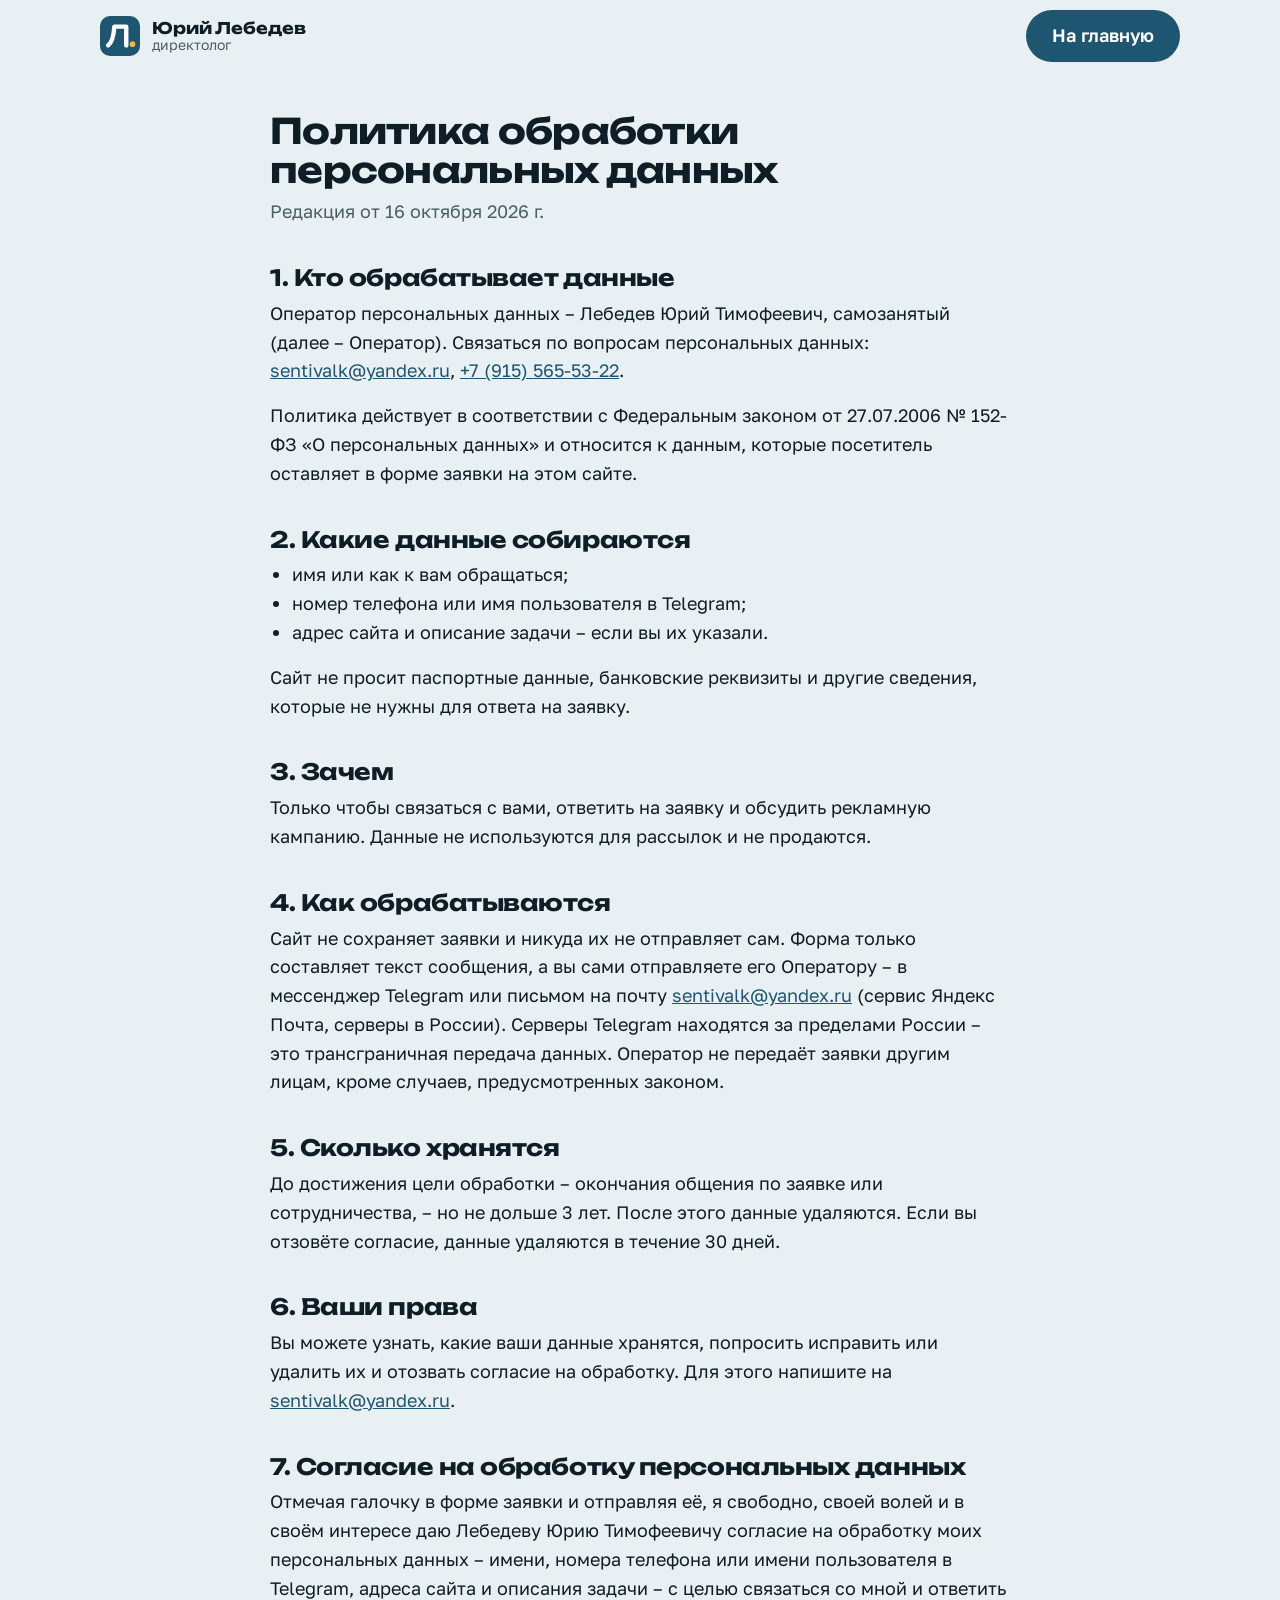
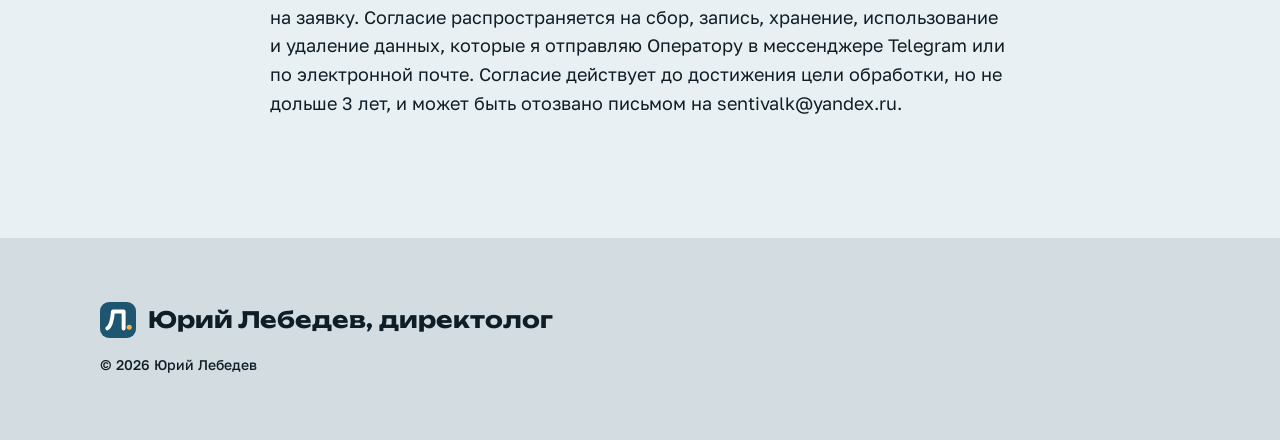
<file: politika.html>
<!doctype html>
<html lang="ru">
<head>
  <meta charset="utf-8">
  <meta name="viewport" content="width=device-width, initial-scale=1">
  <title>Политика обработки персональных данных – Юрий Лебедев, директолог</title>
  <meta name="robots" content="noindex">
  <link rel="icon" href="assets/favicon-tuman.svg" type="image/svg+xml">
  <link rel="stylesheet" href="css/tokens.css">
  <link rel="stylesheet" href="css/palette.css">
  <link rel="stylesheet" href="css/styles.css">
</head>
<body>
  <header class="site-header">
    <div class="wrap site-header__inner">
      <a class="brand" href="index.html" aria-label="Юрий Лебедев, на главную">
        <img src="assets/logo-mark-tuman.svg" alt="" width="40" height="40">
        <span class="brand__text"><b>Юрий Лебедев</b><span>директолог</span></span>
      </a>
      <a class="btn btn--primary" href="index.html">На главную</a>
    </div>
  </header>

  <main class="wrap legal">
    <h1>Политика обработки персональных данных</h1>
    <p class="legal__date">Редакция от 16 октября 2026 г.</p>

    <h2>1. Кто обрабатывает данные</h2>
    <p>Оператор персональных данных – Лебедев Юрий Тимофеевич, самозанятый (далее – Оператор). Связаться по вопросам персональных данных: <a href="mailto:sentivalk@yandex.ru">sentivalk@yandex.ru</a>, <a href="tel:+79155655322">+7 (915) 565-53-22</a>.</p>
    <p>Политика действует в соответствии с Федеральным законом от 27.07.2006 № 152-ФЗ «О персональных данных» и относится к данным, которые посетитель оставляет в форме заявки на этом сайте.</p>

    <h2>2. Какие данные собираются</h2>
    <ul>
      <li>имя или как к вам обращаться;</li>
      <li>номер телефона или имя пользователя в Telegram;</li>
      <li>адрес сайта и описание задачи – если вы их указали.</li>
    </ul>
    <p>Сайт не просит паспортные данные, банковские реквизиты и другие сведения, которые не нужны для ответа на заявку.</p>

    <h2>3. Зачем</h2>
    <p>Только чтобы связаться с вами, ответить на заявку и обсудить рекламную кампанию. Данные не используются для рассылок и не продаются.</p>

    <h2>4. Как обрабатываются</h2>
    <p>Сайт не сохраняет заявки и никуда их не отправляет сам. Форма только составляет текст сообщения, а вы сами отправляете его Оператору – в мессенджер Telegram или письмом на почту <a href="mailto:sentivalk@yandex.ru">sentivalk@yandex.ru</a> (сервис Яндекс Почта, серверы в России). Серверы Telegram находятся за пределами России – это трансграничная передача данных. Оператор не передаёт заявки другим лицам, кроме случаев, предусмотренных законом.</p>

    <h2>5. Сколько хранятся</h2>
    <p>До достижения цели обработки – окончания общения по заявке или сотрудничества, – но не дольше 3 лет. После этого данные удаляются. Если вы отзовёте согласие, данные удаляются в течение 30 дней.</p>

    <h2>6. Ваши права</h2>
    <p>Вы можете узнать, какие ваши данные хранятся, попросить исправить или удалить их и отозвать согласие на обработку. Для этого напишите на <a href="mailto:sentivalk@yandex.ru">sentivalk@yandex.ru</a>.</p>

    <h2 id="soglasie">7. Согласие на обработку персональных данных</h2>
    <p>Отмечая галочку в форме заявки и отправляя её, я свободно, своей волей и в своём интересе даю Лебедеву Юрию Тимофеевичу согласие на обработку моих персональных данных – имени, номера телефона или имени пользователя в Telegram, адреса сайта и описания задачи – с целью связаться со мной и ответить на заявку. Согласие распространяется на сбор, запись, хранение, использование и удаление данных, которые я отправляю Оператору в мессенджере Telegram или по электронной почте. Согласие действует до достижения цели обработки, но не дольше 3 лет, и может быть отозвано письмом на sentivalk@yandex.ru.</p>
  </main>

  <footer class="site-footer">
    <div class="wrap site-footer__inner">
      <p class="site-footer__brand"><img src="assets/logo-mark-tuman.svg" alt="" width="28" height="28"> Юрий Лебедев, директолог</p>
      <p class="site-footer__copy">© 2026 Юрий Лебедев</p>
    </div>
  </footer>
</body>
</html>
</file>
<file: css/tokens.css>
/* Бренд: Юрий Лебедев – дизайн, тексты, реклама. Основная палитра – «Туман» (с 15.10.2026).
   Подключай этот файл первым, дальше в стилях сайта используй только эти переменные.
   Имена базовых переменных совпадают с Brand/_template/tokens.css – так стили сайта не зависят от бренда.
   Прежняя палитра (ультрамарин и солнце) – в palettes/ultramarin/. */

@import url('https://fonts.googleapis.com/css2?family=Unbounded:wght@500;700;800&family=Golos+Text:wght@400;500;600&display=swap');

:root {
  /* Цвета – палитра «Туман»: туманный ельник в сумерках и янтарный огонь маяка */
  --brand-primary: #1E5570;       /* Сталь – кнопки, ссылки; белый текст – 8:1, на светлом фоне – 7:1 */
  --brand-primary-dark: #143E52;  /* Сталь тёмная – hover */
  --brand-accent: #F6B447;        /* Янтарь – огонь маяка: точка, главная кнопка на тёмном; текст на нём – хвоей (9.4:1) */
  --brand-ink: #0F1E26;           /* Хвоя – основной текст, тёмные блоки */
  --brand-paper: #E9F0F3;         /* Светлый туман – фон страницы */
  --brand-white: #FFFFFF;         /* Белый – карточки, текст на тёмных фонах */
  --brand-muted: #4A5E68;         /* Приглушённый – второстепенный текст, 5.9:1 на светлом тумане */
  --brand-line: #C9D7DE;          /* Линии, рамки полей */
  --brand-grey: #D3DCE1;          /* Серый – фон футера и служебных блоков; текст на нём – хвоей (12:1) */
  --brand-success: #157A52;
  --brand-error: #C8243F;

  /* Дополнительные цвета тумана */
  --tuman-mist: #7AA8BB;          /* Дымка – только фон и декор, белый текст на ней не читается (2.6:1) */
  --tuman-slate: #46748A;         /* Сине-серый – верх тумана, белый текст 5:1 */
  --tuman-ember: #B54C07;         /* Тлеющий янтарь – глубина свечения */

  /* Фоны */
  --grad-tuman:   /* Туман – первый экран и призыв: белый текст везде (не ниже 4.8:1, крупный – от 3.5:1 у дымки справа сверху), янтарное свечение справа снизу; внизу светлее – под силуэт ельника */
    radial-gradient(ellipse 38% 34% at 82% 78%, rgba(246,180,71,.42) 0%, rgba(181,76,7,.16) 45%, rgba(181,76,7,0) 100%),
    radial-gradient(ellipse 60% 30% at 92% 4%, rgba(122,168,187,.35) 0%, rgba(122,168,187,0) 100%),
    linear-gradient(180deg, #46748A 0%, #33596C 34%, #24475A 72%, #31596B 100%);
  --grad-mgla:    /* Мгла – тёмный фон для кейсов и акцентных блоков: белый текст везде */
    radial-gradient(ellipse 50% 60% at 100% 0%, rgba(122,168,187,.28) 0%, rgba(122,168,187,0) 100%),
    linear-gradient(160deg, #1E5570 0%, #163A4B 55%, #0F1E26 100%);

  /* Стекло – тёмные полупрозрачные панели поверх тумана; мелкий белый текст на них – от 6:1 */
  --glass-bg: rgba(15,30,38,.45);
  --glass-border: rgba(255,255,255,.32);
  --glass-blur: 12px;

  /* Шрифты */
  --font-display: 'Unbounded', 'Arial Black', sans-serif;
  --font-body: 'Golos Text', 'Segoe UI', Arial, sans-serif;

  /* Шкала 1.25 от 18px */
  --text-s: 0.875rem;   /* 14 – подписи */
  --text-base: 1.125rem;/* 18 – основной текст */
  --text-m: 1.406rem;   /* 22.5 – лид, h4 */
  --text-l: 1.758rem;   /* 28 – h3 */
  --text-xl: 2.197rem;  /* 35 – h2 на мобильном */
  --text-2xl: 2.747rem; /* 44 – h2 */
  --text-3xl: clamp(1.875rem, 6vw + 0.6rem, 4.292rem); /* 30–69 – h1; минимум рассчитан на длинные русские слова при ширине 360 px */

  --leading-tight: 1.1;
  --leading-body: 1.6;
  --measure: 68ch;

  /* Формы: чем крупнее элемент, тем больше скругление */
  --radius-s: 8px;      /* поля ввода, теги */
  --radius-m: 16px;     /* знак логотипа, мелкие карточки, стекло */
  --radius-l: 28px;     /* крупные блоки */
  --radius-pill: 999px; /* кнопки */

  --space-1: 0.5rem;
  --space-2: 1rem;
  --space-3: 1.5rem;
  --space-4: 2.5rem;
  --space-5: 4rem;
  --space-6: 6.5rem;
}
</file>
<file: css/palette.css>
/* Палитра «Туман» – альтернативная палитра бренда Юрия Лебедева.
   Источник настроения: туманный хвойный лес в сумерках и янтарный свет в окне
   (пример, выбранный Юрием: dribbble.com/shots/27389159). В образе штурмана – огонь маяка в тумане.
   Подключать ПОСЛЕ tokens.css: переопределяет цвета бренда, шрифты и размеры остаются из tokens.css. */

:root {
  /* Цвета (имена те же, что в tokens.css) */
  --brand-primary: #1E5570;       /* Сталь – кнопки, ссылки; белый текст – 8:1, на светлом фоне – 7:1 */
  --brand-primary-dark: #143E52;  /* Сталь тёмная – hover */
  --brand-accent: #F6B447;        /* Янтарь – огонь маяка: точка, главная кнопка на тёмном; текст на нём – хвоей (9.4:1) */
  --brand-ink: #0F1E26;           /* Хвоя – основной текст, тёмные блоки */
  --brand-paper: #E9F0F3;         /* Светлый туман – фон страницы */
  --brand-white: #FFFFFF;
  --brand-muted: #4A5E68;         /* Приглушённый – второстепенный текст, 5.9:1 на светлом тумане */
  --brand-line: #C9D7DE;          /* Линии, рамки */
  --brand-grey: #D3DCE1;          /* Серый – футер; текст на нём – хвоей (12:1) */

  /* Дополнительные цвета тумана */
  --tuman-mist: #7AA8BB;          /* Дымка – только фон и декор, белый текст на ней не читается (2.6:1) */
  --tuman-slate: #46748A;         /* Сине-серый – верх тумана, белый текст 5:1 */
  --tuman-ember: #B54C07;         /* Тлеющий янтарь – глубина свечения */

  /* Фоны */
  --grad-tuman:   /* Туман – первый экран: белый текст везде (не ниже 4.8:1, крупный – от 3.5:1 у дымки справа сверху), янтарное свечение справа снизу; внизу светлее – под силуэт ельника */
    radial-gradient(ellipse 38% 34% at 82% 78%, rgba(246,180,71,.42) 0%, rgba(181,76,7,.16) 45%, rgba(181,76,7,0) 100%),
    radial-gradient(ellipse 60% 30% at 92% 4%, rgba(122,168,187,.35) 0%, rgba(122,168,187,0) 100%),
    linear-gradient(180deg, #46748A 0%, #33596C 34%, #24475A 72%, #31596B 100%);
  --grad-mgla:    /* Мгла – тёмный фон для кейса и призыва: белый текст везде */
    radial-gradient(ellipse 50% 60% at 100% 0%, rgba(122,168,187,.28) 0%, rgba(122,168,187,0) 100%),
    linear-gradient(160deg, #1E5570 0%, #163A4B 55%, #0F1E26 100%);

  /* Стекло – тёмные полупрозрачные панели поверх тумана (как в примере); мелкий белый текст на них – от 6:1 */
  --glass-bg: rgba(15,30,38,.45);
  --glass-border: rgba(255,255,255,.32);
  --glass-blur: 12px;
}
</file>
<file: css/styles.css>
/* Сайт директолога, версия 2 – палитра «Туман». Переменные бренда из tokens.css + palette.css (Brand/lebedev/palettes/tuman). */

*, *::before, *::after { box-sizing: border-box; }
html { scroll-behavior: smooth; scroll-padding-top: 88px; }
body { margin: 0; background: var(--brand-paper); color: var(--brand-ink); font: 400 var(--text-base)/var(--leading-body) var(--font-body); -webkit-font-smoothing: antialiased; }
img { max-width: 100%; height: auto; display: block; }
h1, h2, h3 { font-family: var(--font-display); line-height: var(--leading-tight); letter-spacing: -0.02em; margin: 0; }
p { margin: 0 0 var(--space-2); }
a { color: var(--brand-primary); }
:focus-visible { outline: 3px solid var(--brand-accent); outline-offset: 3px; border-radius: 4px; }
.visually-hidden { position: absolute; width: 1px; height: 1px; overflow: hidden; clip: rect(0 0 0 0); white-space: nowrap; }

.wrap { max-width: 1160px; margin: 0 auto; padding: 0 16px; }
@media (min-width: 768px) { .wrap { padding: 0 40px; } }

/* Кнопки */
.btn { display: inline-flex; align-items: center; justify-content: center; font: 600 var(--text-base)/1.1 var(--font-body); border: 0; border-radius: var(--radius-pill); padding: 16px 26px; text-decoration: none; cursor: pointer; text-align: center; }
.btn--primary { background: var(--brand-primary); color: var(--brand-white); }
.btn--primary:hover { background: var(--brand-primary-dark); }
.btn--sun { background: var(--brand-accent); color: var(--brand-ink); }
.btn--sun:hover { background: color-mix(in srgb, var(--brand-accent) 80%, var(--brand-white)); }
.btn--outline-light { background: transparent; color: var(--brand-white); box-shadow: inset 0 0 0 2px var(--brand-white); }
.btn--outline-light:hover { background: color-mix(in srgb, var(--brand-white) 12%, transparent); }

/* Шапка */
.site-header { position: sticky; top: 0; z-index: 10; background: color-mix(in srgb, var(--brand-paper) 92%, transparent); backdrop-filter: blur(8px); }
.site-header__inner { display: flex; align-items: center; gap: var(--space-2); min-height: 72px; }
.brand { display: flex; align-items: center; gap: 12px; color: var(--brand-ink); text-decoration: none; margin-right: auto; }
.brand img { width: 40px; height: 40px; }
.brand__text { display: flex; flex-direction: column; line-height: 1.15; }
.brand__text b { font-family: var(--font-display); font-weight: 700; font-size: 1rem; }
.brand__text span { font-size: var(--text-s); color: var(--brand-muted); }

.menu-toggle { width: 44px; height: 44px; border: 0; border-radius: var(--radius-s); background: transparent; cursor: pointer; display: grid; place-items: center; }
.menu-toggle__bar, .menu-toggle__bar::before, .menu-toggle__bar::after { display: block; width: 22px; height: 2px; background: var(--brand-ink); border-radius: 2px; position: relative; transition: transform .2s; }
.menu-toggle__bar::before, .menu-toggle__bar::after { content: ""; position: absolute; left: 0; }
.menu-toggle__bar::before { top: -7px; }
.menu-toggle__bar::after { top: 7px; }
.menu-toggle[aria-expanded="true"] .menu-toggle__bar { background: transparent; }
.menu-toggle[aria-expanded="true"] .menu-toggle__bar::before { transform: translateY(7px) rotate(45deg); }
.menu-toggle[aria-expanded="true"] .menu-toggle__bar::after { transform: translateY(-7px) rotate(-45deg); }

.site-nav { display: none; position: absolute; top: 72px; left: 0; right: 0; background: var(--brand-paper); padding: var(--space-2) 16px var(--space-3); border-bottom: 1px solid var(--brand-line); flex-direction: column; gap: 4px; }
.site-nav.is-open { display: flex; }
.site-nav a { color: var(--brand-ink); text-decoration: none; font-weight: 500; padding: 10px 0; }
.site-nav a.site-nav__cta { color: var(--brand-white); margin-top: var(--space-1); padding: 16px 26px; }
@media (min-width: 960px) {
  .menu-toggle { display: none; }
  .site-nav { display: flex; position: static; flex-direction: row; align-items: center; gap: var(--space-3); padding: 0; border: 0; background: none; }
  .site-nav a { padding: 6px 0; }
  .site-nav a:not(.btn):hover { color: var(--brand-primary); }
  .site-nav a.site-nav__cta { margin: 0 0 0 var(--space-1); padding: 12px 20px; }
}

/* Первый экран */
.hero-section { padding-top: var(--space-1); }
.hero { position: relative; background: var(--grad-tuman); color: var(--brand-white); border-radius: var(--radius-l); padding: var(--space-5) var(--space-3) 96px; display: grid; gap: var(--space-4); overflow: hidden; }
@media (min-width: 900px) { .hero { grid-template-columns: 1.5fr 1fr; align-items: center; padding: var(--space-6) var(--space-5) 140px; } }
.hero__title { font-size: var(--text-3xl); font-weight: 500; max-width: 15ch; letter-spacing: -0.03em; }
.hero__dot { display: inline-block; width: 0.22em; height: 0.22em; margin-left: 0.06em; border-radius: 50%; background: var(--brand-accent); box-shadow: 0 0 .3em .05em var(--brand-accent); animation: dot-land .5s cubic-bezier(.3,1.6,.5,1) .7s both; }
@keyframes dot-land { from { transform: scale(0); } to { transform: scale(1); } }
@media (prefers-reduced-motion: reduce) { .hero__dot { animation: none; } html { scroll-behavior: auto; } }
.hero__lead, .hero__price { font-size: var(--text-m); font-weight: 600; line-height: 1.4; max-width: 34ch; }
.hero__lead { margin: var(--space-3) 0 var(--space-2); }
.hero__price { margin: 0 0 var(--space-4); }
.hero__actions { display: flex; flex-wrap: wrap; gap: 12px; }
.hero__text, .hero__aside { position: relative; z-index: 1; }
.hero__aside { justify-self: center; width: min(100%, 380px); display: grid; }
.hero__photo { margin: 0; width: 100%; border-radius: var(--radius-l); overflow: hidden; aspect-ratio: 1; }
.hero__photo img { width: 100%; height: 100%; object-fit: cover; }

/* Секции */
.section { padding-top: var(--space-6); }
.section__title { font-size: var(--text-xl); font-weight: 700; margin-bottom: var(--space-2); max-width: 22ch; }
.section__lead { color: var(--brand-muted); max-width: 60ch; margin-bottom: var(--space-4); }
@media (min-width: 768px) { .section__title { font-size: var(--text-2xl); } }
.section h3 { font-size: var(--text-m); font-weight: 700; margin-bottom: var(--space-1); }

/* Куда уходит бюджет */
.leaks { margin: 0; border-top: 1px solid var(--brand-line); }
.leaks__row { display: grid; gap: var(--space-1); padding: var(--space-3) 0; border-bottom: 1px solid var(--brand-line); }
.leaks dt { font-weight: 600; font-size: var(--text-m); line-height: 1.35; }
.leaks dd { margin: 0; color: var(--brand-muted); max-width: 52ch; }
@media (min-width: 768px) { .leaks__row { grid-template-columns: 1fr 1fr; gap: var(--space-4); } }

/* Цены */
.prices { list-style: none; margin: 0 0 var(--space-3); padding: 0; background: var(--brand-white); border-radius: var(--radius-l); }
.prices__item { display: grid; gap: var(--space-2); padding: var(--space-3); border-bottom: 1px solid var(--brand-line); }
.prices__item:last-child { border-bottom: 0; }
.prices__info p { color: var(--brand-muted); margin: 0; max-width: 60ch; }
.prices__cost { margin: 0; display: flex; flex-direction: column; }
.prices__cost b { font-family: var(--font-display); font-weight: 800; font-size: var(--text-l); line-height: 1.1; white-space: nowrap; }
.prices__cost span { font-size: var(--text-s); color: var(--brand-muted); }
@media (min-width: 768px) {
  .prices__item { grid-template-columns: 1fr 220px; gap: var(--space-4); padding: var(--space-4); align-items: start; }
  .prices__cost { text-align: right; }
}
.budget-note { border-radius: var(--radius-l); padding: var(--space-3); box-shadow: inset 0 0 0 2px var(--brand-line); }
.budget-note p { margin: 0; max-width: 70ch; }
@media (min-width: 768px) { .budget-note { padding: var(--space-4); } }

/* Кейс: маршрут */
.route { background: var(--grad-mgla); border-radius: var(--radius-l); padding: var(--space-4) var(--space-3); display: grid; gap: var(--space-3); align-items: center; position: relative; margin: 0 0 var(--space-4); }
.route__point { margin: 0; background: var(--brand-white); color: var(--brand-ink); border-radius: var(--radius-m); padding: var(--space-2) var(--space-3); display: flex; flex-direction: column; justify-self: start; max-width: 100%; }
.route__point b { font-family: var(--font-display); font-weight: 800; font-size: var(--text-xl); line-height: 1.05; white-space: nowrap; }
.route__point span { font-size: var(--text-s); font-weight: 500; color: var(--brand-muted); }
.route__point--goal { justify-self: end; position: relative; padding-left: calc(var(--space-3) + 30px); }
.route__dot { position: absolute; left: var(--space-2); top: 50%; width: 22px; height: 22px; margin-top: -11px; border-radius: 50%; background: var(--brand-accent); }
.route__line { justify-self: center; width: 0; height: 64px; border-left: 2px dashed var(--brand-white); }
@media (min-width: 768px) {
  .route { grid-template-columns: auto 1fr auto; padding: var(--space-6) var(--space-4); gap: var(--space-2); }
  .route__line { width: auto; height: 0; justify-self: stretch; border-left: 0; border-top: 2px dashed var(--brand-white); }
  .route__point b { font-size: var(--text-2xl); }
}

.case-body { display: grid; gap: var(--space-4); }
@media (min-width: 960px) { .case-body { grid-template-columns: 1fr 1fr; align-items: start; } }
.ticks { list-style: none; margin: 0; padding: 0; display: grid; gap: var(--space-2); }
.ticks li { position: relative; padding-left: 28px; max-width: 58ch; }
.ticks li::before { content: ""; position: absolute; left: 2px; top: .55em; width: 10px; height: 10px; border-radius: 50%; border: 2px solid var(--brand-primary); }
.case-gallery { display: grid; grid-template-columns: 1fr 1fr; gap: var(--space-2); }
.case-gallery a { display: flex; flex-direction: column; gap: 6px; text-decoration: none; color: var(--brand-muted); font-size: var(--text-s); }
.case-gallery img { width: 100%; aspect-ratio: 4 / 3; object-fit: cover; object-position: top; border-radius: var(--radius-m); background: var(--brand-white); box-shadow: inset 0 0 0 1px var(--brand-line); }
.case-gallery a:hover span { color: var(--brand-primary); }

/* Как проходит работа – курс */
.process { display: grid; gap: var(--space-4); }
@media (min-width: 900px) { .process { grid-template-columns: 1fr 1.3fr; } .process__intro { position: sticky; top: 100px; align-self: start; } }
.needs { background: var(--brand-white); border-radius: var(--radius-l); padding: var(--space-3); margin-top: var(--space-3); }
.needs ul { margin: 0; padding-left: 1.2em; }
.course { list-style: none; margin: 0; padding: 0; position: relative; display: grid; gap: var(--space-3); counter-reset: step; }
.course::before { content: ""; position: absolute; left: 13px; top: 14px; bottom: 16px; border-left: 2px dashed var(--brand-muted); }
.course li { position: relative; padding-left: 52px; counter-increment: step; }
.course li::before { content: counter(step); position: absolute; left: 0; top: -2px; width: 28px; height: 28px; border-radius: 50%; background: var(--brand-paper); border: 2px solid var(--brand-ink); font: 700 var(--text-s)/24px var(--font-display); text-align: center; }
.course b { display: block; font-family: var(--font-display); font-weight: 700; font-size: var(--text-m); line-height: 1.2; margin-bottom: 4px; }
.course span { color: var(--brand-muted); }
.course li.course__goal::before { content: ""; left: 1px; top: 0; width: 26px; height: 26px; border: 0; background: var(--brand-accent); }

/* Обо мне */
.about { display: grid; gap: var(--space-4); }
@media (min-width: 900px) { .about { grid-template-columns: 1fr 1.3fr; align-items: start; } }
.about__photo { margin: 0; border-radius: var(--radius-l); overflow: hidden; max-width: 460px; }
.about__text p { max-width: 60ch; }
.about__text h3 { margin-top: var(--space-4); }
.certs { display: grid; gap: var(--space-2); grid-template-columns: repeat(auto-fit, minmax(220px, 1fr)); }
.certs a { display: flex; flex-direction: column; gap: 8px; text-decoration: none; color: var(--brand-muted); font-size: var(--text-s); line-height: 1.4; }
.certs img { border-radius: var(--radius-m); box-shadow: inset 0 0 0 1px var(--brand-line); }
.certs a:hover span { color: var(--brand-primary); }

/* Вопросы */
.faq { border-top: 1px solid var(--brand-line); max-width: 860px; }
.faq details { border-bottom: 1px solid var(--brand-line); }
.faq summary { list-style: none; cursor: pointer; padding: var(--space-3) 44px var(--space-3) 0; font-weight: 600; font-size: var(--text-m); line-height: 1.35; position: relative; }
.faq summary::-webkit-details-marker { display: none; }
.faq summary::after { content: ""; position: absolute; right: 8px; top: 50%; width: 12px; height: 12px; margin-top: -9px; border-right: 2px solid var(--brand-ink); border-bottom: 2px solid var(--brand-ink); transform: rotate(45deg); transition: transform .2s; }
.faq details[open] summary::after { transform: rotate(-135deg); margin-top: -3px; }
.faq details p { margin: 0 0 var(--space-3); color: var(--brand-muted); max-width: 64ch; }
@media (prefers-reduced-motion: reduce) { .faq summary::after { transition: none; } }

/* Заявка */
.section-cta { padding-top: var(--space-6); padding-bottom: var(--space-5); }
.cta { position: relative; overflow: hidden; background: var(--grad-tuman); border-radius: var(--radius-l); padding: var(--space-5) var(--space-2) 96px; display: grid; gap: var(--space-4); }
.cta__head, .cta__card { position: relative; z-index: 1; }
@media (min-width: 768px) { .cta { padding: var(--space-5) var(--space-5) 140px; } }
.cta__head { color: var(--brand-white); padding: 0 var(--space-1); }
.cta__title { font-size: var(--text-xl); font-weight: 800; max-width: 18ch; }
.cta__lead { font-weight: 600; font-size: var(--text-m); margin: var(--space-2) 0 0; }
@media (min-width: 768px) { .cta__title { font-size: var(--text-2xl); } }
.cta__card { background: var(--brand-white); border-radius: var(--radius-l); padding: var(--space-3); display: grid; gap: var(--space-4); }
@media (min-width: 900px) { .cta__card { grid-template-columns: 1.4fr 1fr; padding: var(--space-4); } }
.lead-form { display: grid; gap: var(--space-2); }
.field { display: grid; gap: 6px; }
.field label { font-size: var(--text-s); font-weight: 600; }
.field input, .field textarea { font: inherit; color: var(--brand-ink); background: var(--brand-white); border: 2px solid var(--brand-line); border-radius: var(--radius-s); padding: 12px 14px; width: 100%; }
.field input:focus, .field textarea:focus { outline: none; border-color: var(--brand-primary); }
.field input[aria-invalid="true"] { border-color: var(--brand-error); }
.lead-form__submit { justify-self: start; }
.lead-form__status { margin: 0; font-size: var(--text-s); min-height: 1.4em; }
.lead-form__status.is-error { color: var(--brand-error); }
.lead-form__status.is-ok { color: var(--brand-success); }
.contacts { display: flex; flex-direction: column; align-items: flex-start; gap: var(--space-2); }
.contacts p { margin: 0; color: var(--brand-muted); }
.contacts__link { font-weight: 600; font-size: var(--text-m); color: var(--brand-ink); text-decoration: none; }
.contacts__link:hover { color: var(--brand-primary); }

/* Подвал */
.site-footer { background: var(--brand-grey); color: var(--brand-ink); padding: var(--space-5) 0; font-size: var(--text-base); font-weight: 500; }
.site-footer__inner { display: grid; gap: var(--space-2); }
.site-footer p { margin: 0; }
.site-footer a { color: var(--brand-ink); font-weight: 600; text-decoration: underline; text-underline-offset: 3px; margin-right: var(--space-3); }
.site-footer a:hover { color: var(--brand-primary); }
.site-footer__brand { display: flex; align-items: center; gap: 12px; font-family: var(--font-display); font-weight: 700; font-size: var(--text-m); }
.site-footer__brand img { width: 36px; height: 36px; }
.site-footer__copy { font-size: var(--text-s); }

/* Палитра «Туман»: стекло, ельник */
.glass-card { margin: -72px 16px 0; padding: var(--space-3); border-radius: var(--radius-m); background: var(--glass-bg); border: 1px solid var(--glass-border); -webkit-backdrop-filter: blur(var(--glass-blur)); backdrop-filter: blur(var(--glass-blur)); color: var(--brand-white); position: relative; }
.glass-card__title { font-family: var(--font-display); font-weight: 500; font-size: var(--text-base); line-height: 1.25; margin: 0 0 var(--space-2); }
.glass-card__facts { margin: 0 0 var(--space-3); display: grid; gap: 6px; }
.glass-card__facts div { display: flex; justify-content: space-between; gap: var(--space-2); padding-bottom: 6px; border-bottom: 1px solid var(--glass-border); }
.glass-card__facts dt { font-size: var(--text-s); font-weight: 500; }
.glass-card__facts dd { margin: 0; font-weight: 600; white-space: nowrap; }
.btn--glass { width: 100%; background: var(--brand-white); color: var(--brand-ink); padding: 14px 20px; }
.btn--glass:hover { background: var(--brand-paper); }

.pines { position: absolute; left: 0; right: 0; bottom: 0; width: 100%; height: 88px; pointer-events: none; }
.pines__back { fill: var(--brand-ink); opacity: .45; }
.pines__front, .pines__ground { fill: var(--brand-ink); }
@media (min-width: 900px) { .pines { height: 120px; } }

/* Согласие и страница политики */
.consent { display: flex; gap: 10px; align-items: flex-start; font-size: var(--text-s); line-height: 1.45; cursor: pointer; }
.consent input { width: 20px; height: 20px; margin: 1px 0 0; flex: none; accent-color: var(--brand-primary); }
.consent.is-invalid span { color: var(--brand-error); }
.legal { padding-top: var(--space-4); padding-bottom: var(--space-6); max-width: 820px; }
.legal h1 { font-size: var(--text-xl); font-weight: 700; margin-bottom: var(--space-1); }
.legal h2 { font-size: var(--text-m); font-weight: 700; margin: var(--space-4) 0 var(--space-1); }
.legal__date { color: var(--brand-muted); }
.legal p, .legal li { max-width: 68ch; }
.legal ul { padding-left: 1.2em; margin: 0 0 var(--space-2); }

/* Форма без сервера: заявка уходит готовым сообщением в Telegram или в почту */
.lead-form__hint { margin: 0; font-size: var(--text-s); color: var(--brand-muted); }
.lead-form__actions { display: flex; flex-wrap: wrap; align-items: center; gap: var(--space-2) var(--space-3); }
.lead-form__alt { font: 600 var(--text-base)/1.1 var(--font-body); color: var(--brand-ink); background: none; border: 0; padding: 8px 0; cursor: pointer; text-decoration: underline; text-underline-offset: 3px; }
.lead-form__alt:hover { color: var(--brand-primary); }

/* Кнопки: свечение – свет маяка своим цветом при наведении и фокусе; волна – кольцо от точки нажатия */
.btn { --glow: var(--brand-primary); --wave: var(--brand-white); position: relative; overflow: hidden; isolation: isolate; transition: box-shadow .3s ease, background-color .2s ease; }
.btn--sun { --glow: var(--brand-accent); --wave: var(--brand-white); }
.btn--outline-light, .btn--glass { --glow: var(--brand-white); --wave: var(--brand-accent); }
.btn:hover, .btn:focus-visible { box-shadow: 0 0 0 4px color-mix(in srgb, var(--glow) 22%, transparent), 0 8px 30px -2px color-mix(in srgb, var(--glow) 65%, transparent); }
.btn--outline-light:hover, .btn--outline-light:focus-visible { box-shadow: inset 0 0 0 2px var(--brand-white), 0 0 0 4px color-mix(in srgb, var(--glow) 18%, transparent), 0 8px 30px -2px color-mix(in srgb, var(--glow) 45%, transparent); }
.btn__wave { position: absolute; z-index: -1; border-radius: 50%; pointer-events: none; transform: translate(-50%, -50%) scale(0); background: radial-gradient(circle, color-mix(in srgb, var(--wave) 30%, transparent) 0, color-mix(in srgb, var(--wave) 20%, transparent) 46%, color-mix(in srgb, var(--wave) 90%, transparent) 58%, transparent 70%); animation: btn-wave .9s cubic-bezier(.2, .7, .3, 1) forwards; }
@keyframes btn-wave { 70% { opacity: 1; } to { transform: translate(-50%, -50%) scale(1); opacity: 0; } }
@media (prefers-reduced-motion: reduce) { .btn { transition: none; } .btn__wave { display: none; } }
</file>
